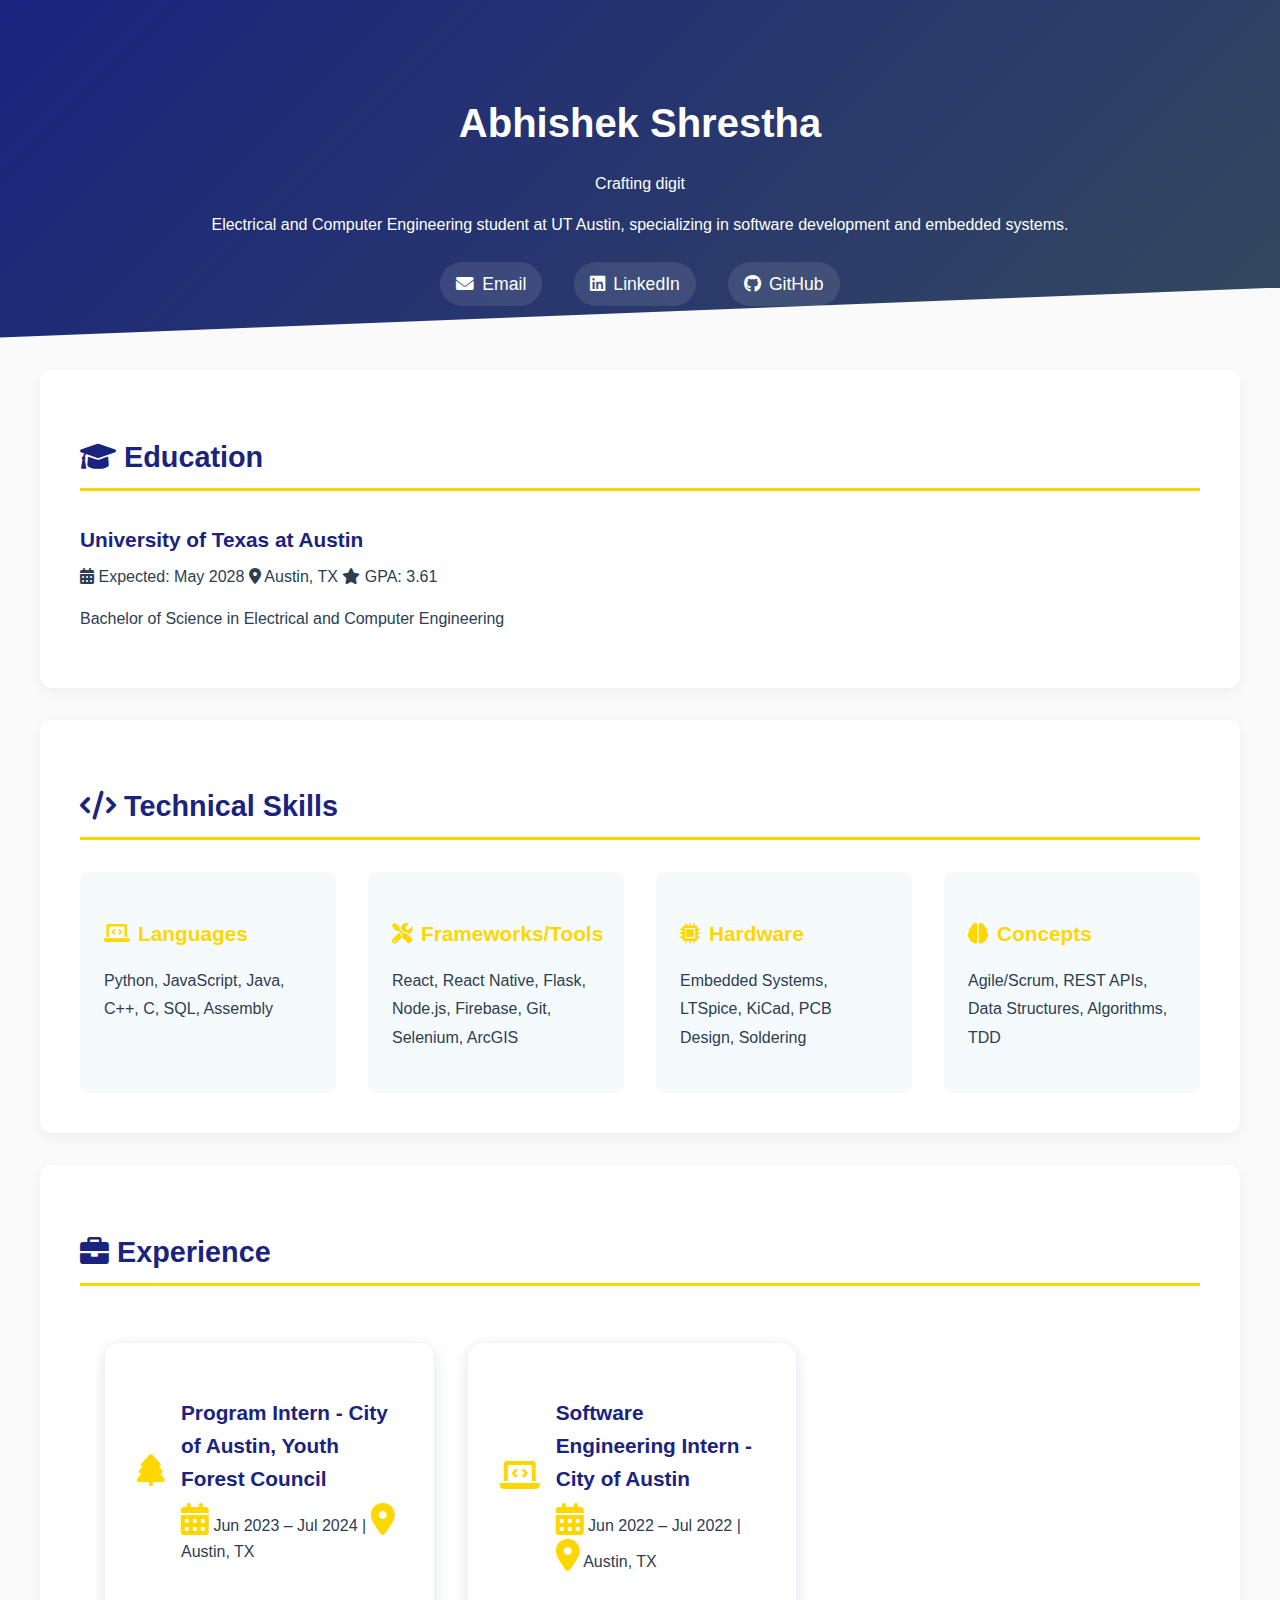
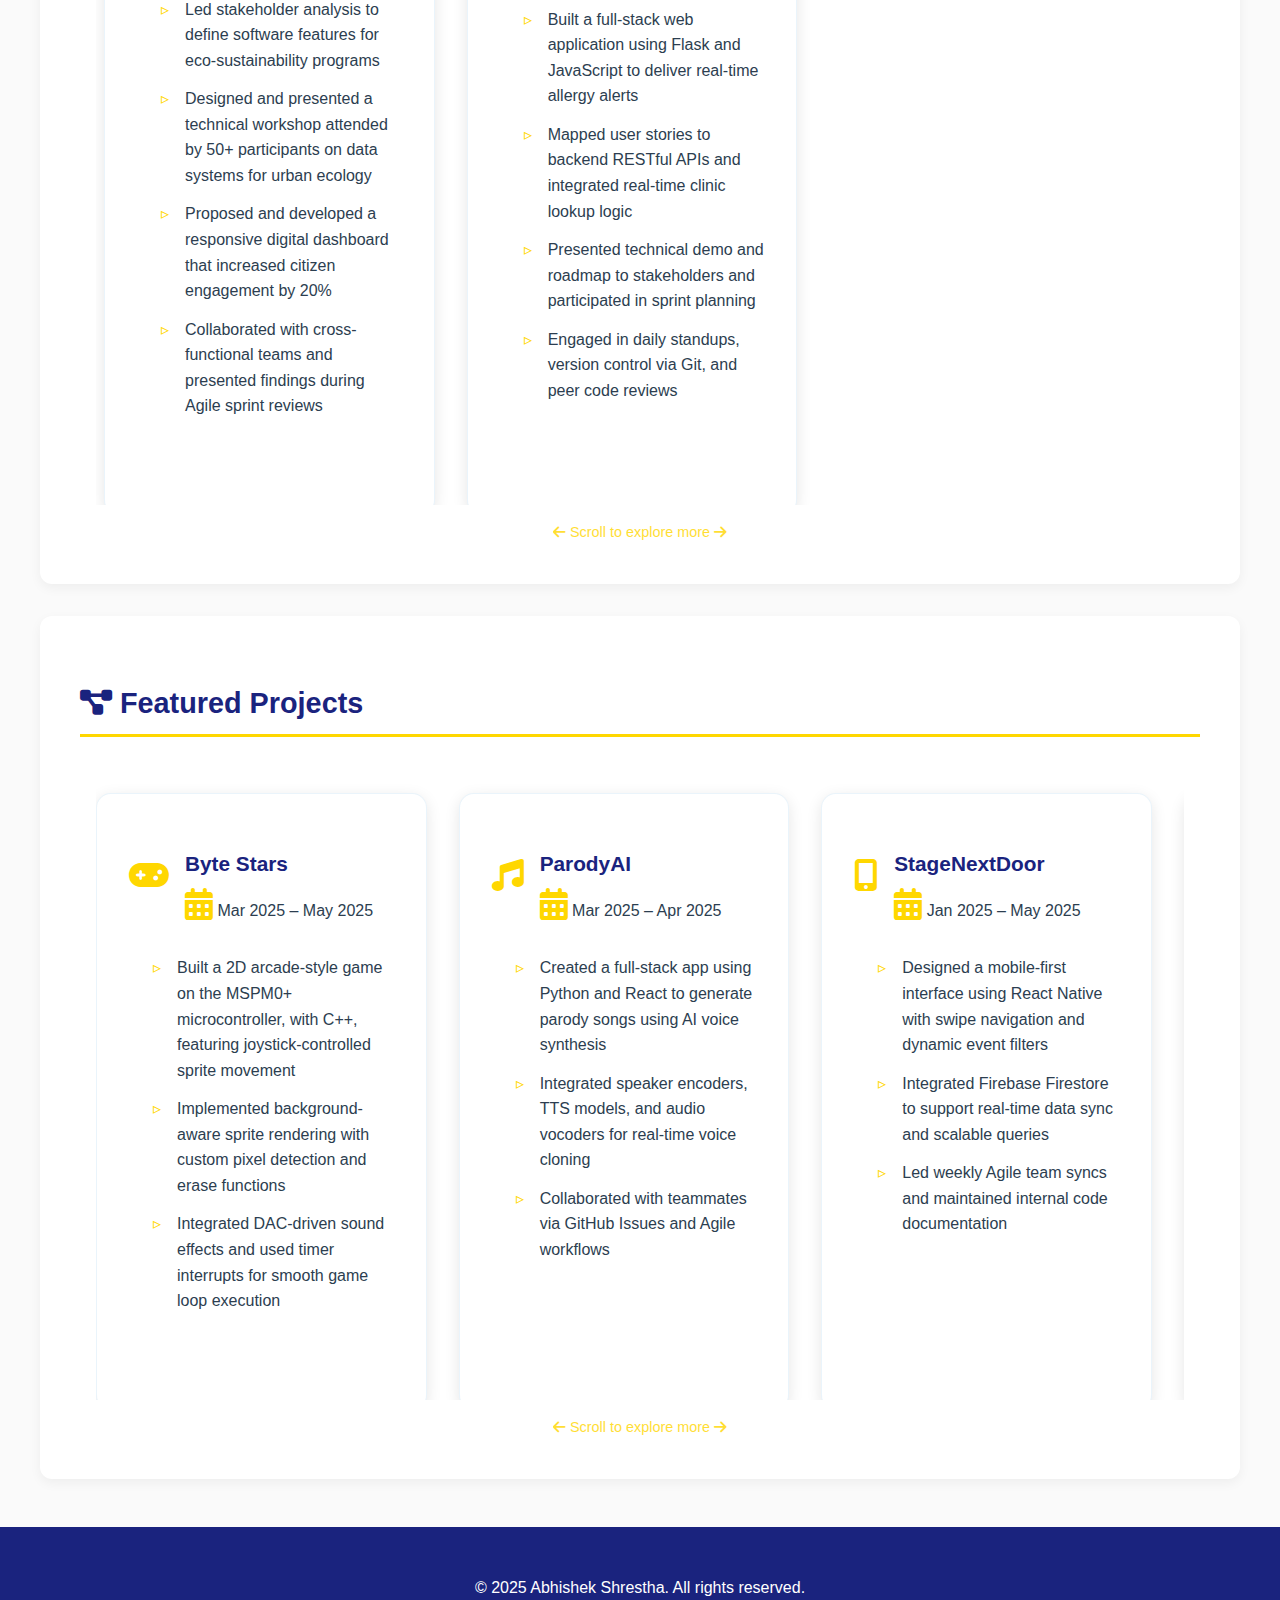
<file: index.html>
<!DOCTYPE html>
<html lang="en">
<head>
    <meta charset="UTF-8">
    <meta name="viewport" content="width=device-width, initial-scale=1">
    <meta name="description" content="Abhishek Shrestha - Electrical and Computer Engineering student at UT Austin, passionate about software development and embedded systems.">
    <title>Abhishek Shrestha - Software Engineer & ECE Student</title>
    <link rel="preconnect" href="https://fonts.googleapis.com">
    <link rel="preconnect" href="https://fonts.gstatic.com" crossorigin>
    <link href="https://fonts.googleapis.com/css2?family=Inter:wght@400;500;600&family=Poppins:wght@600;700&display=swap" rel="stylesheet">
    <link rel="stylesheet" href="https://cdnjs.cloudflare.com/ajax/libs/font-awesome/6.0.0/css/all.min.css">
    <link rel="stylesheet" href="styles.css">
</head>
<body>
    <header>
        <div class="container">
            <div class="hero">
                <div class="hero-content animate-in">
                    <h1>Abhishek Shrestha</h1>
                    <p class="tagline">Crafting digital experiences through code and creativity</p>
                    <p>Electrical and Computer Engineering student at UT Austin, specializing in software development and embedded systems.</p>
                    <div class="contact-info">
                        <a href="mailto:theshresthaabhishek@gmail.com" aria-label="Email me">
                            <i class="fas fa-envelope" aria-hidden="true"></i>
                            <span>Email</span>
                        </a>
                        <a href="https://www.linkedin.com/in/the-shrestha-abhishek/" target="_blank" rel="noopener noreferrer" aria-label="View my LinkedIn profile">
                            <i class="fab fa-linkedin" aria-hidden="true"></i>
                            <span>LinkedIn</span>
                        </a>
                        <a href="https://github.com/AbhishekS-06" target="_blank" rel="noopener noreferrer" aria-label="Check out my GitHub">
                            <i class="fab fa-github" aria-hidden="true"></i>
                            <span>GitHub</span>
                        </a>
                    </div>
                </div>
            </div>
        </div>
    </header>

    <main class="container">
        <section id="education" class="animate-in">
            <h2><i class="fas fa-graduation-cap" aria-hidden="true"></i> Education</h2>
            <div class="education-card">
                <h3>University of Texas at Austin</h3>
                <div class="date-location">
                    <i class="fas fa-calendar-alt" aria-hidden="true"></i>
                    <span>Expected: May 2028</span>
                    <i class="fas fa-map-marker-alt" aria-hidden="true"></i>
                    <span>Austin, TX</span>
                    <i class="fas fa-star" aria-hidden="true"></i>
                    <span>GPA: 3.61</span>
                </div>
                <p>Bachelor of Science in Electrical and Computer Engineering</p>
            </div>
        </section>

        <section id="skills" class="animate-in">
            <h2><i class="fas fa-code" aria-hidden="true"></i> Technical Skills</h2>
            <div class="skills-container">
                <div class="skill-category" tabindex="0">
                    <h3><i class="fas fa-laptop-code" aria-hidden="true"></i> Languages</h3>
                    <p>Python, JavaScript, Java, C++, C, SQL, Assembly</p>
                </div>
                <div class="skill-category" tabindex="0">
                    <h3><i class="fas fa-tools" aria-hidden="true"></i> Frameworks/Tools</h3>
                    <p>React, React Native, Flask, Node.js, Firebase, Git, Selenium, ArcGIS</p>
                </div>
                <div class="skill-category" tabindex="0">
                    <h3><i class="fas fa-microchip" aria-hidden="true"></i> Hardware</h3>
                    <p>Embedded Systems, LTSpice, KiCad, PCB Design, Soldering</p>
                </div>
                <div class="skill-category" tabindex="0">
                    <h3><i class="fas fa-brain" aria-hidden="true"></i> Concepts</h3>
                    <p>Agile/Scrum, REST APIs, Data Structures, Algorithms, TDD</p>
                </div>
            </div>
        </section>

        <section id="experience" class="animate-in">
            <h2><i class="fas fa-briefcase" aria-hidden="true"></i> Experience</h2>
            <div class="carousel-container" role="region" aria-label="Experience carousel">
                <div class="carousel" tabindex="0">
                    <div class="experience-item">
                        <div class="card-content">
                            <div class="card-header">
                                <i class="fas fa-tree"></i>
                                <div>
                                    <h3>Program Intern - City of Austin, Youth Forest Council</h3>
                                    <div class="date-location">
                                        <i class="fas fa-calendar-alt"></i> Jun 2023 – Jul 2024 |
                                        <i class="fas fa-map-marker-alt"></i> Austin, TX
                                    </div>
                                </div>
                            </div>
                            <ul>
                                <li>Led stakeholder analysis to define software features for eco-sustainability programs</li>
                                <li>Designed and presented a technical workshop attended by 50+ participants on data systems for urban ecology</li>
                                <li>Proposed and developed a responsive digital dashboard that increased citizen engagement by 20%</li>
                                <li>Collaborated with cross-functional teams and presented findings during Agile sprint reviews</li>
                            </ul>
                        </div>
                    </div>

                    <div class="experience-item">
                        <div class="card-content">
                            <div class="card-header">
                                <i class="fas fa-laptop-code"></i>
                                <div>
                                    <h3>Software Engineering Intern - City of Austin</h3>
                                    <div class="date-location">
                                        <i class="fas fa-calendar-alt"></i> Jun 2022 – Jul 2022 |
                                        <i class="fas fa-map-marker-alt"></i> Austin, TX
                                    </div>
                                </div>
                            </div>
                            <ul>
                                <li>Built a full-stack web application using Flask and JavaScript to deliver real-time allergy alerts</li>
                                <li>Mapped user stories to backend RESTful APIs and integrated real-time clinic lookup logic</li>
                                <li>Presented technical demo and roadmap to stakeholders and participated in sprint planning</li>
                                <li>Engaged in daily standups, version control via Git, and peer code reviews</li>
                            </ul>
                        </div>
                    </div>
                </div>
                <div class="scroll-hint" aria-hidden="true">
                    <i class="fas fa-arrow-left"></i> 
                    <span>Scroll to explore more</span>
                    <i class="fas fa-arrow-right"></i>
                </div>
            </div>
        </section>

        <section id="projects" class="animate-in">
            <h2><i class="fas fa-project-diagram" aria-hidden="true"></i> Featured Projects</h2>
            <div class="carousel-container" role="region" aria-label="Projects carousel">
                <div class="carousel" tabindex="0">
                    <div class="project-item">
                        <div class="card-content">
                            <div class="card-header">
                                <i class="fas fa-gamepad"></i>
                                <div>
                                    <h3>Byte Stars</h3>
                                    <div class="date-location">
                                        <i class="fas fa-calendar-alt"></i> Mar 2025 – May 2025
                                    </div>
                                </div>
                            </div>
                            <ul>
                                <li>Built a 2D arcade-style game on the MSPM0+ microcontroller, with C++, featuring joystick-controlled sprite movement</li>
                                <li>Implemented background-aware sprite rendering with custom pixel detection and erase functions</li>
                                <li>Integrated DAC-driven sound effects and used timer interrupts for smooth game loop execution</li>
                            </ul>
                        </div>
                    </div>

                    <div class="project-item">
                        <div class="card-content">
                            <div class="card-header">
                                <i class="fas fa-music"></i>
                                <div>
                                    <h3>ParodyAI</h3>
                                    <div class="date-location">
                                        <i class="fas fa-calendar-alt"></i> Mar 2025 – Apr 2025
                                    </div>
                                </div>
                            </div>
                            <ul>
                                <li>Created a full-stack app using Python and React to generate parody songs using AI voice synthesis</li>
                                <li>Integrated speaker encoders, TTS models, and audio vocoders for real-time voice cloning</li>
                                <li>Collaborated with teammates via GitHub Issues and Agile workflows</li>
                            </ul>
                        </div>
                    </div>

                    <div class="project-item">
                        <div class="card-content">
                            <div class="card-header">
                                <i class="fas fa-mobile-alt"></i>
                                <div>
                                    <h3>StageNextDoor</h3>
                                    <div class="date-location">
                                        <i class="fas fa-calendar-alt"></i> Jan 2025 – May 2025
                                    </div>
                                </div>
                            </div>
                            <ul>
                                <li>Designed a mobile-first interface using React Native with swipe navigation and dynamic event filters</li>
                                <li>Integrated Firebase Firestore to support real-time data sync and scalable queries</li>
                                <li>Led weekly Agile team syncs and maintained internal code documentation</li>
                            </ul>
                        </div>
                    </div>

                    <div class="project-item">
                        <div class="card-content">
                            <div class="card-header">
                                <i class="fas fa-map"></i>
                                <div>
                                    <h3>Nepali National Parks StoryMap</h3>
                                    <div class="date-location">
                                        <i class="fas fa-calendar-alt"></i> Oct 2023 – Jan 2024
                                    </div>
                                </div>
                            </div>
                            <ul>
                                <li>Researched and compiled data on Nepali National Parks</li>
                                <li>Used ArcGIS to develop a multi-layered StoryMap with annotated visuals and spatial narratives</li>
                                <li>Presented GIS analysis and mapping techniques to a cohort of interns</li>
                            </ul>
                        </div>
                    </div>

                    <div class="project-item">
                        <div class="card-content">
                            <div class="card-header">
                                <i class="fas fa-robot"></i>
                                <div>
                                    <h3>Trivia Solver Bot</h3>
                                    <div class="date-location">
                                        <i class="fas fa-calendar-alt"></i> Jan 2023 – Mar 2023
                                    </div>
                                </div>
                            </div>
                            <ul>
                                <li>Developed a Selenium-based Java bot to scrape and auto-solve trivia questions</li>
                                <li>Used Python string-matching algorithms to improve answer accuracy</li>
                            </ul>
                        </div>
                    </div>
                </div>
                <div class="scroll-hint" aria-hidden="true">
                    <i class="fas fa-arrow-left"></i>
                    <span>Scroll to explore more</span>
                    <i class="fas fa-arrow-right"></i>
                </div>
            </div>
        </section>
    </main>

    <footer>
        <div class="container">
            <p>&copy; 2025 Abhishek Shrestha. All rights reserved.</p>
        </div>
    </footer>

    <script src="script.js"></script>
</body>
</html>
</file>
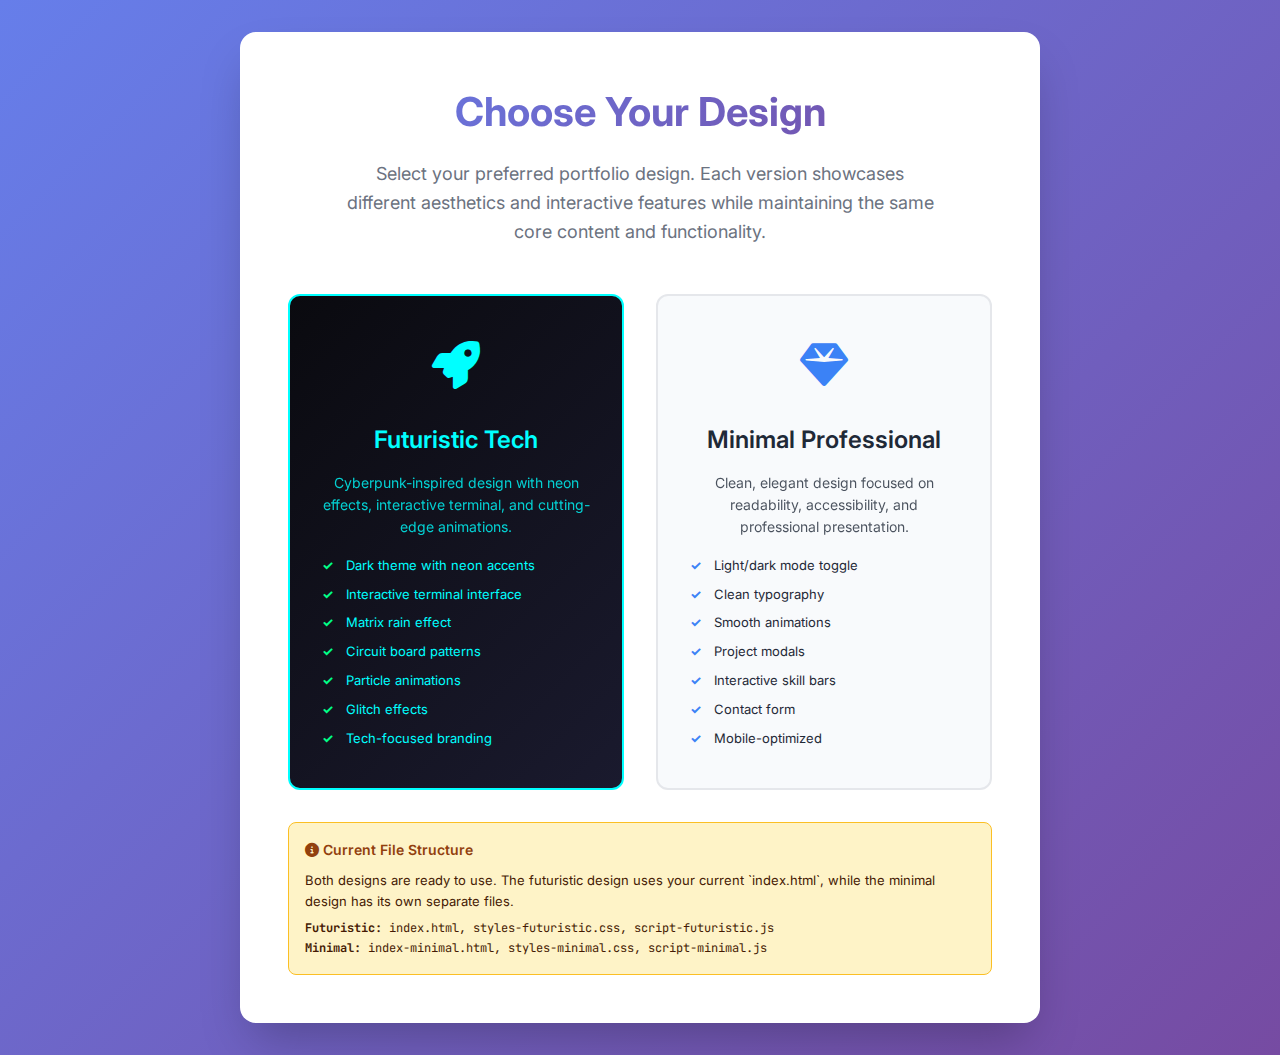
<file: design-selector.html>
<!DOCTYPE html>
<html lang="en">
<head>
    <meta charset="UTF-8">
    <meta name="viewport" content="width=device-width, initial-scale=1">
    <title>Abhishek Shrestha - Portfolio Design Selector</title>
    <style>
        * {
            margin: 0;
            padding: 0;
            box-sizing: border-box;
        }

        body {
            font-family: 'Inter', -apple-system, BlinkMacSystemFont, 'Segoe UI', sans-serif;
            line-height: 1.6;
            color: #1f2937;
            background: linear-gradient(135deg, #667eea 0%, #764ba2 100%);
            min-height: 100vh;
            display: flex;
            align-items: center;
            justify-content: center;
            padding: 2rem;
        }

        .selector-container {
            background: white;
            border-radius: 1rem;
            box-shadow: 0 25px 50px -12px rgba(0, 0, 0, 0.25);
            padding: 3rem;
            max-width: 800px;
            width: 100%;
            text-align: center;
        }

        .selector-header {
            margin-bottom: 3rem;
        }

        .selector-header h1 {
            font-size: 2.5rem;
            font-weight: 700;
            margin-bottom: 1rem;
            background: linear-gradient(135deg, #667eea, #764ba2);
            -webkit-background-clip: text;
            -webkit-text-fill-color: transparent;
            background-clip: text;
        }

        .selector-header p {
            font-size: 1.125rem;
            color: #6b7280;
            max-width: 600px;
            margin: 0 auto;
        }

        .design-options {
            display: grid;
            grid-template-columns: 1fr 1fr;
            gap: 2rem;
            margin-bottom: 2rem;
        }

        .design-card {
            background: #f8fafc;
            border: 2px solid #e5e7eb;
            border-radius: 0.75rem;
            padding: 2rem;
            cursor: pointer;
            transition: all 0.3s cubic-bezier(0.4, 0, 0.2, 1);
            text-decoration: none;
            color: inherit;
        }

        .design-card:hover {
            transform: translateY(-4px);
            box-shadow: 0 20px 25px -5px rgba(0, 0, 0, 0.1);
            border-color: #3b82f6;
        }

        .design-card.futuristic {
            background: linear-gradient(135deg, #0a0a0f 0%, #1a1a2e 100%);
            color: #00ffff;
            border-color: #00ffff;
        }

        .design-card.futuristic:hover {
            border-color: #00ff88;
            box-shadow: 0 20px 25px -5px rgba(0, 255, 255, 0.3);
        }

        .design-icon {
            font-size: 3rem;
            margin-bottom: 1rem;
        }

        .design-card.futuristic .design-icon {
            color: #00ffff;
        }

        .design-card.minimal .design-icon {
            color: #3b82f6;
        }

        .design-title {
            font-size: 1.5rem;
            font-weight: 600;
            margin-bottom: 0.75rem;
        }

        .design-description {
            font-size: 0.875rem;
            opacity: 0.8;
            margin-bottom: 1rem;
        }

        .design-features {
            list-style: none;
            text-align: left;
        }

        .design-features li {
            position: relative;
            padding-left: 1.5rem;
            margin-bottom: 0.5rem;
            font-size: 0.8125rem;
        }

        .design-features li::before {
            content: '✓';
            position: absolute;
            left: 0;
            font-weight: bold;
        }

        .design-card.futuristic .design-features li::before {
            color: #00ff88;
        }

        .design-card.minimal .design-features li::before {
            color: #3b82f6;
        }

        .current-files {
            background: #fef3c7;
            border: 1px solid #fbbf24;
            border-radius: 0.5rem;
            padding: 1rem;
            margin-top: 2rem;
            text-align: left;
        }

        .current-files h3 {
            color: #92400e;
            margin-bottom: 0.5rem;
            font-size: 0.875rem;
            font-weight: 600;
        }

        .current-files p {
            color: #451a03;
            font-size: 0.8125rem;
            margin: 0;
        }

        .file-list {
            font-family: 'JetBrains Mono', monospace;
            font-size: 0.75rem;
            color: #451a03;
            margin-top: 0.5rem;
        }

        @media (max-width: 768px) {
            .selector-container {
                padding: 2rem;
            }

            .selector-header h1 {
                font-size: 2rem;
            }

            .design-options {
                grid-template-columns: 1fr;
                gap: 1.5rem;
            }

            .design-card {
                padding: 1.5rem;
            }
        }
    </style>
    <link rel="preconnect" href="https://fonts.googleapis.com">
    <link rel="preconnect" href="https://fonts.gstatic.com" crossorigin>
    <link href="https://fonts.googleapis.com/css2?family=Inter:wght@300;400;500;600;700&family=JetBrains+Mono:wght@300;400;500&display=swap" rel="stylesheet">
    <link rel="stylesheet" href="https://cdnjs.cloudflare.com/ajax/libs/font-awesome/6.4.0/css/all.min.css">
</head>
<body>
    <div class="selector-container">
        <div class="selector-header">
            <h1>Choose Your Design</h1>
            <p>Select your preferred portfolio design. Each version showcases different aesthetics and interactive features while maintaining the same core content and functionality.</p>
        </div>

        <div class="design-options">
            <a href="index.html" class="design-card futuristic">
                <div class="design-icon">
                    <i class="fas fa-rocket"></i>
                </div>
                <h2 class="design-title">Futuristic Tech</h2>
                <p class="design-description">Cyberpunk-inspired design with neon effects, interactive terminal, and cutting-edge animations.</p>
                <ul class="design-features">
                    <li>Dark theme with neon accents</li>
                    <li>Interactive terminal interface</li>
                    <li>Matrix rain effect</li>
                    <li>Circuit board patterns</li>
                    <li>Particle animations</li>
                    <li>Glitch effects</li>
                    <li>Tech-focused branding</li>
                </ul>
            </a>

            <a href="index-minimal.html" class="design-card minimal">
                <div class="design-icon">
                    <i class="fas fa-gem"></i>
                </div>
                <h2 class="design-title">Minimal Professional</h2>
                <p class="design-description">Clean, elegant design focused on readability, accessibility, and professional presentation.</p>
                <ul class="design-features">
                    <li>Light/dark mode toggle</li>
                    <li>Clean typography</li>
                    <li>Smooth animations</li>
                    <li>Project modals</li>
                    <li>Interactive skill bars</li>
                    <li>Contact form</li>
                    <li>Mobile-optimized</li>
                </ul>
            </a>
        </div>

        <div class="current-files">
            <h3><i class="fas fa-info-circle"></i> Current File Structure</h3>
            <p>Both designs are ready to use. The futuristic design uses your current `index.html`, while the minimal design has its own separate files.</p>
            <div class="file-list">
                <strong>Futuristic:</strong> index.html, styles-futuristic.css, script-futuristic.js<br>
                <strong>Minimal:</strong> index-minimal.html, styles-minimal.css, script-minimal.js
            </div>
        </div>
    </div>
</body>
</html>
</file>
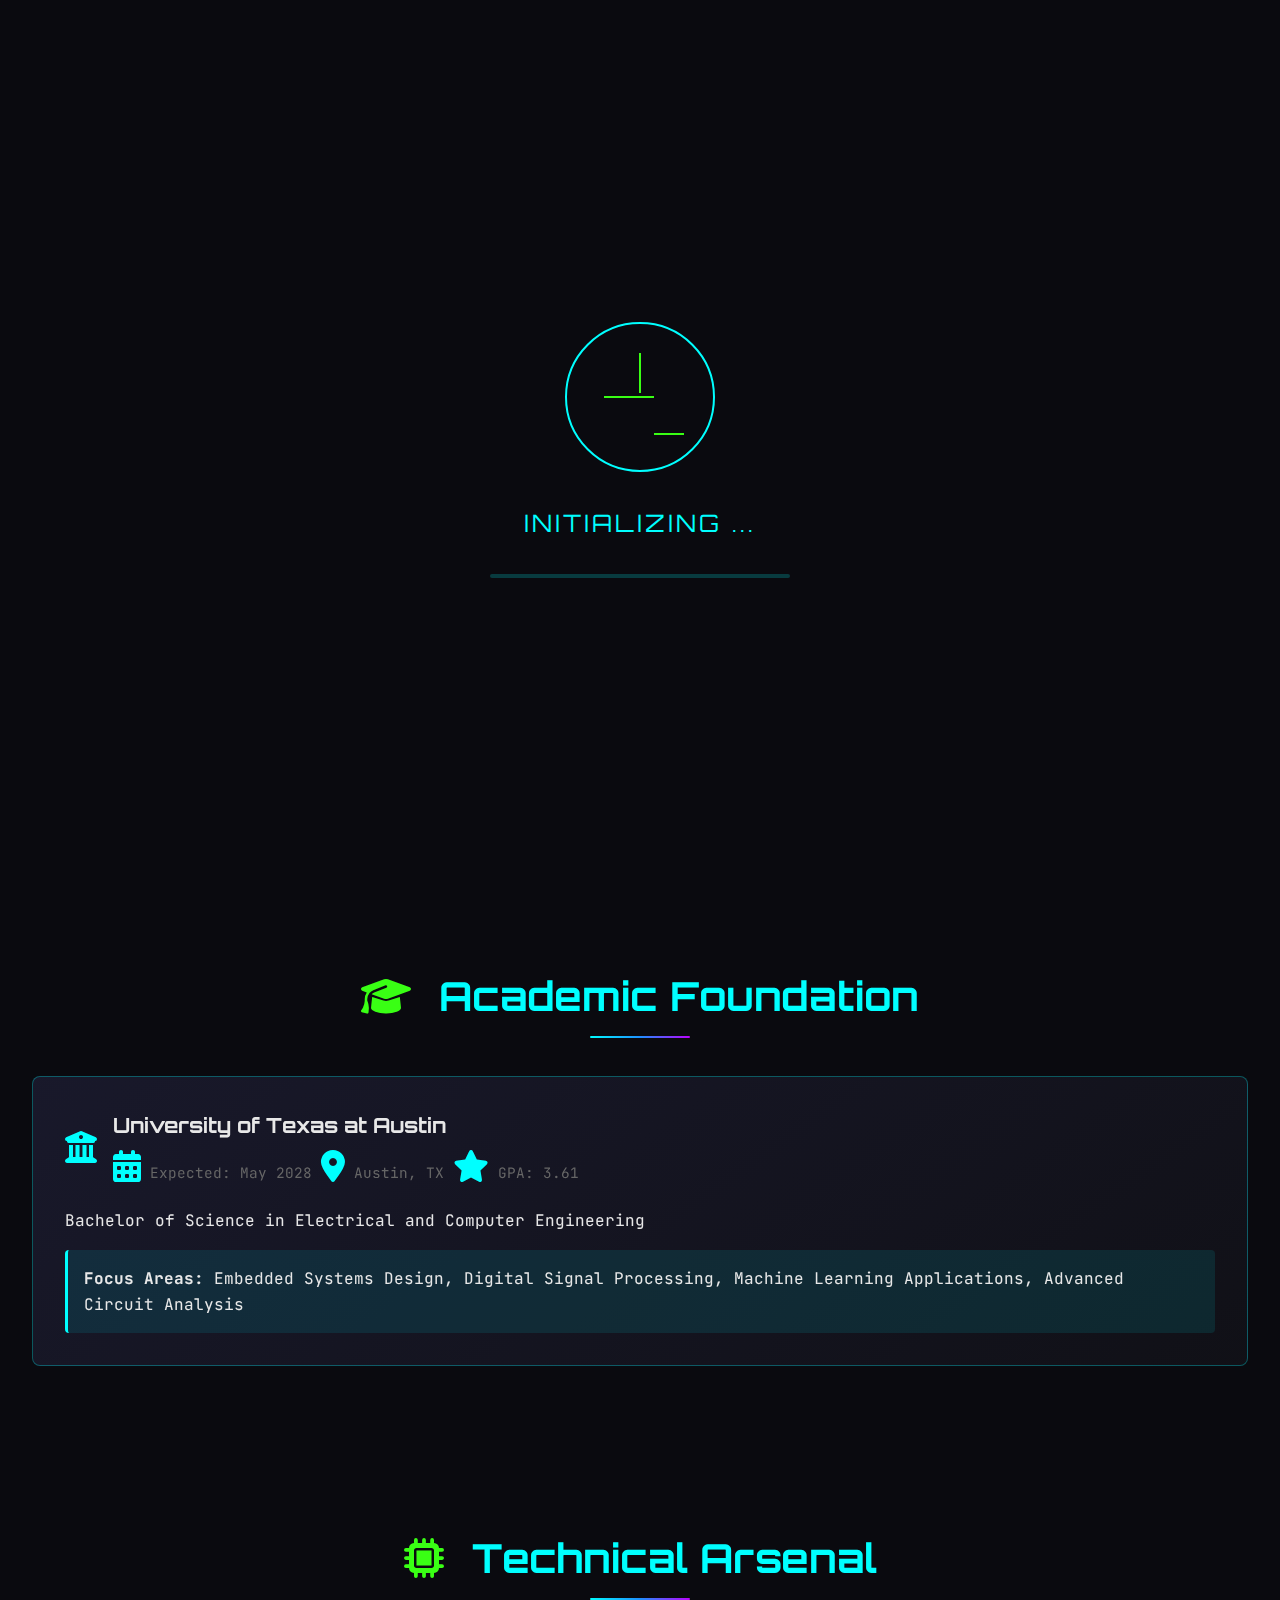
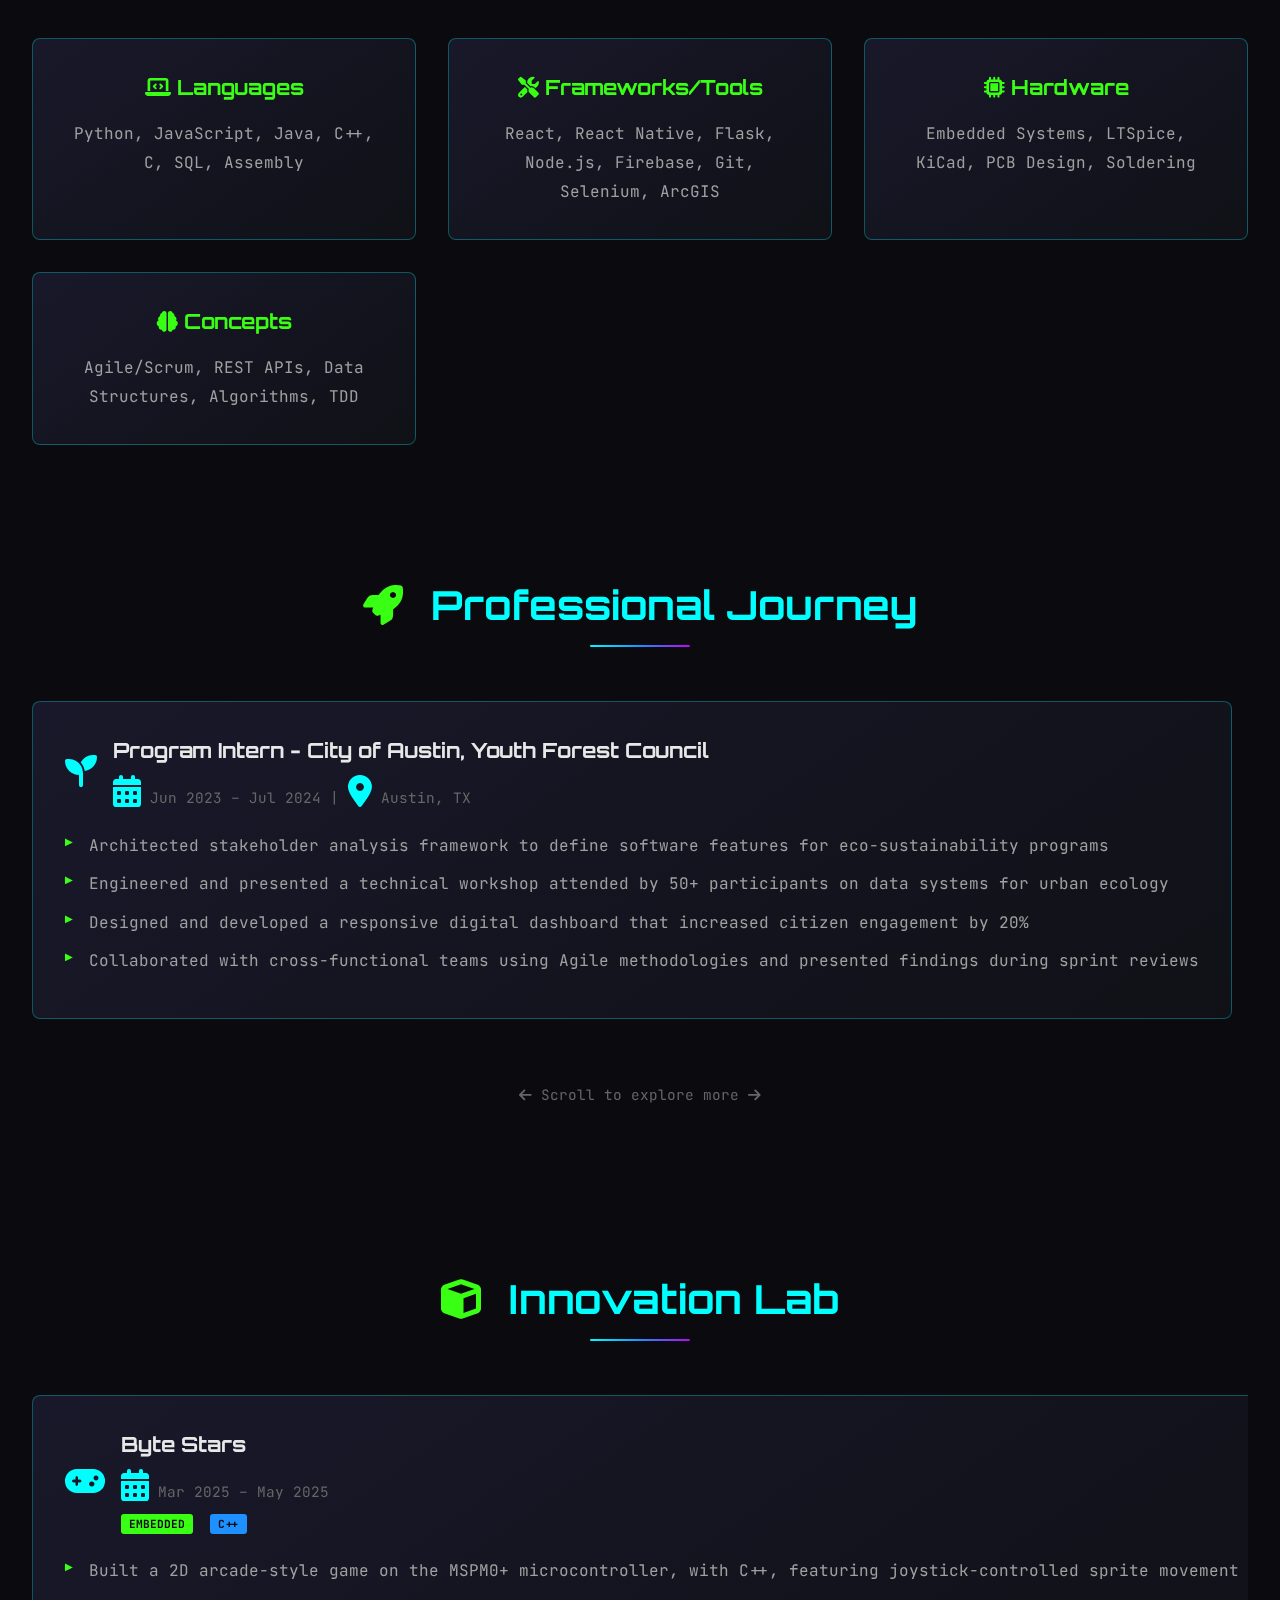
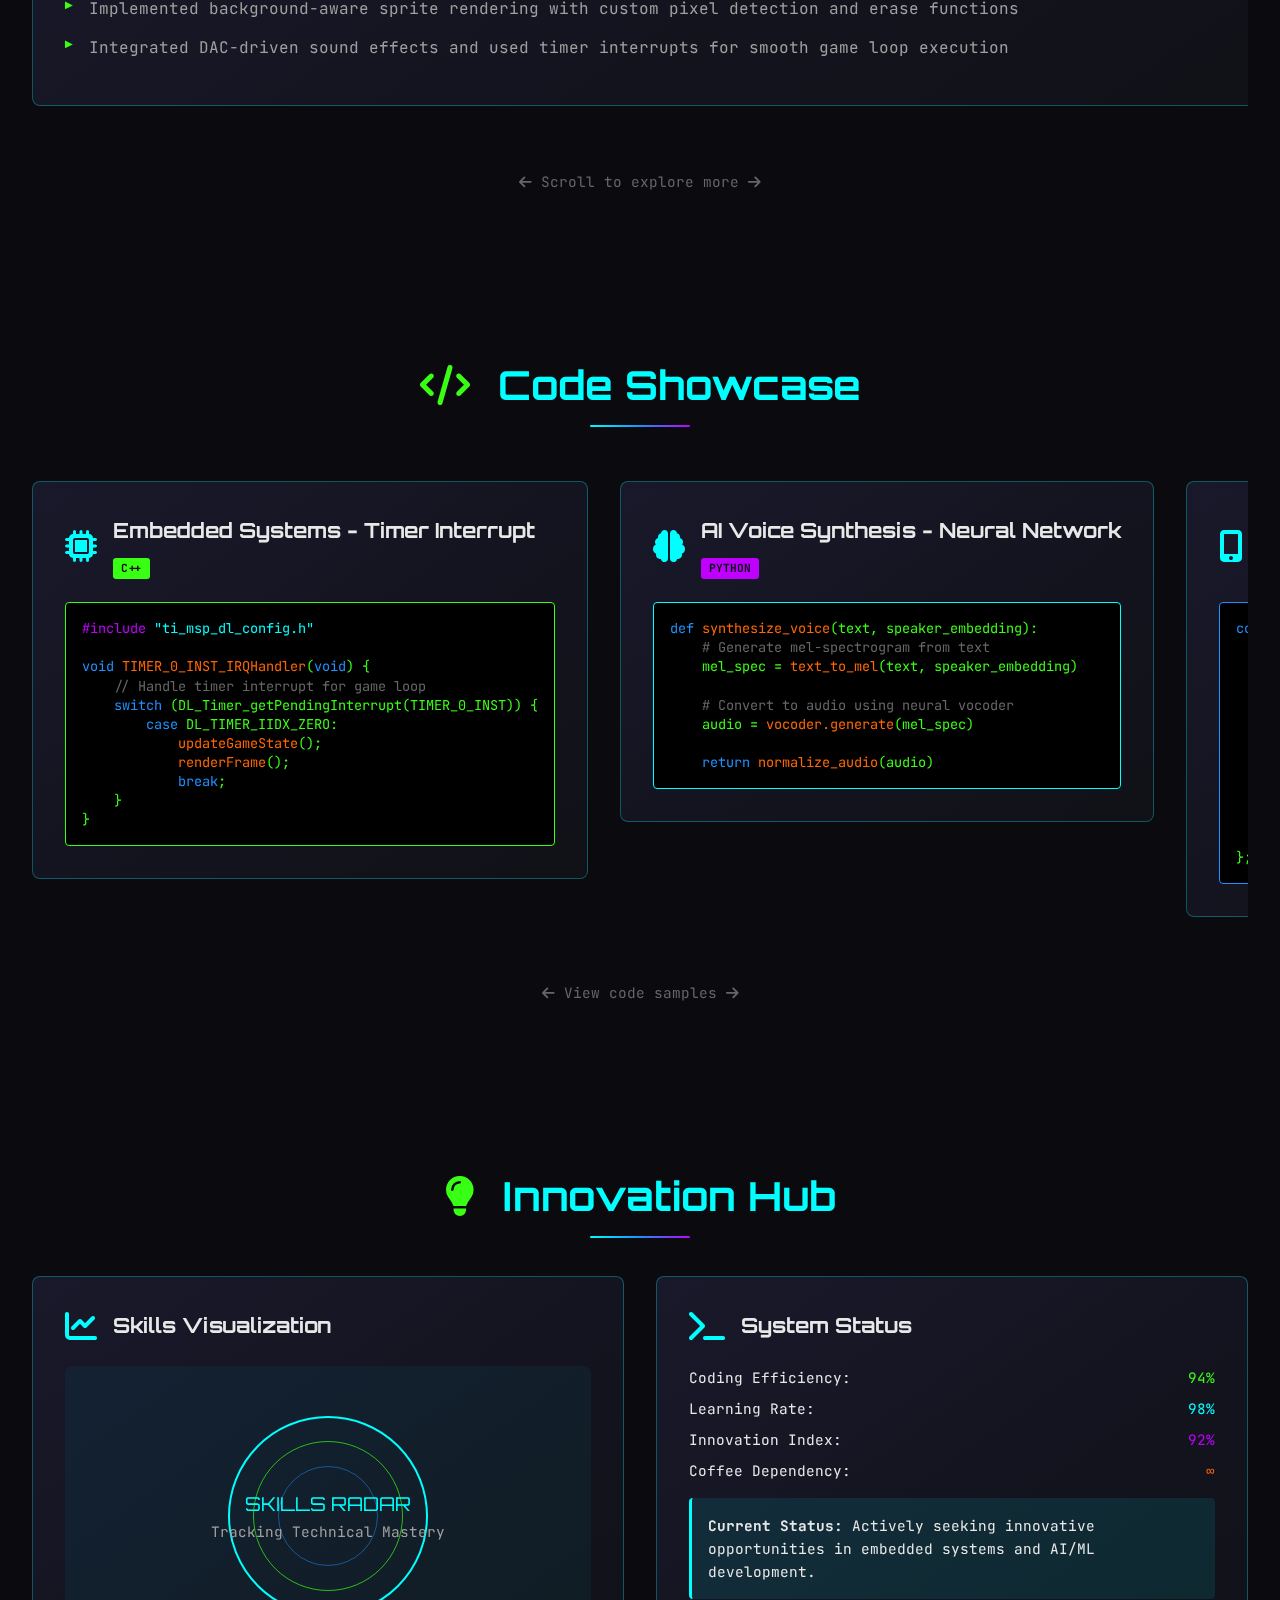
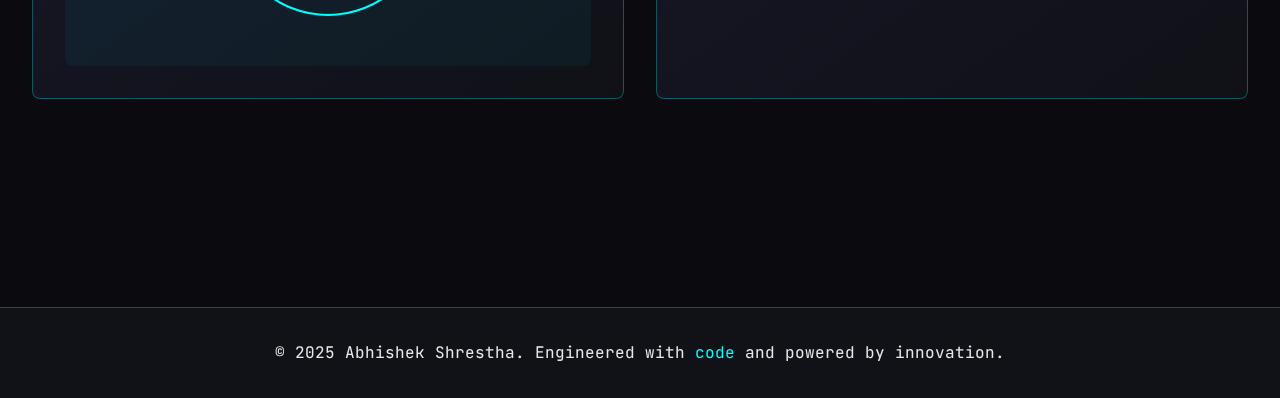
<file: index-futuristic-backup.html>
<!DOCTYPE html>
<html lang="en">
<head>
    <meta charset="UTF-8">
    <meta name="viewport" content="width=device-width, initial-scale=1">
    <meta name="description" content="Abhishek Shrestha - Futuristic Electrical and Computer Engineering student at UT Austin, passionate about cutting-edge technology, embedded systems, and AI-driven software solutions.">
    <title>Abhishek Shrestha - Future-Tech Engineer & Innovation Architect</title>
    <link rel="preconnect" href="https://fonts.googleapis.com">
    <link rel="preconnect" href="https://fonts.gstatic.com" crossorigin>
    <link href="https://fonts.googleapis.com/css2?family=JetBrains+Mono:wght@300;400;500;600;700&family=Orbitron:wght@400;500;600;700;800;900&display=swap" rel="stylesheet">
    <link rel="stylesheet" href="https://cdnjs.cloudflare.com/ajax/libs/font-awesome/6.4.0/css/all.min.css">
    <link rel="stylesheet" href="styles-futuristic.css">
    <meta name="theme-color" content="#0a0a0f">
</head>
<body>
    <!-- Loading Screen -->
    <div id="loading-screen">
        <div class="loading-container">
            <div class="loading-circuit">
                <div class="circuit-line"></div>
                <div class="circuit-line"></div>
                <div class="circuit-line"></div>
            </div>
            <div class="loading-text">
                <span>INITIALIZING</span>
                <span class="loading-dots">...</span>
            </div>
            <div class="loading-progress">
                <div class="loading-bar"></div>
            </div>
        </div>
    </div>

    <header>
        <div class="container">
            <div class="hero">
                <div class="hero-content animate-in">
                    <h1 class="glitch" data-text="Abhishek Shrestha">Abhishek Shrestha</h1>
                    <p class="tagline">Crafting digital experiences through code and creativity</p>
                    <p>Electrical and Computer Engineering student at UT Austin, architecting the future through cutting-edge embedded systems, AI-driven applications, and innovative software solutions.</p>
                    <div class="contact-info">
                        <a href="mailto:theshresthaabhishek@gmail.com" aria-label="Email me">
                            <i class="fas fa-envelope" aria-hidden="true"></i>
                            <span>Neural Link</span>
                        </a>
                        <a href="https://www.linkedin.com/in/the-shrestha-abhishek/" target="_blank" rel="noopener noreferrer" aria-label="View my LinkedIn profile">
                            <i class="fab fa-linkedin" aria-hidden="true"></i>
                            <span>Professional Matrix</span>
                        </a>
                        <a href="https://github.com/AbhishekS-06" target="_blank" rel="noopener noreferrer" aria-label="Check out my GitHub">
                            <i class="fab fa-github" aria-hidden="true"></i>
                            <span>Code Repository</span>
                        </a>
                    </div>
                </div>
            </div>
        </div>
    </header>

    <main class="container">        <section id="education" class="animate-in">
            <h2><i class="fas fa-graduation-cap" aria-hidden="true"></i> Academic Foundation</h2>
            <div class="card education-card">
                <div class="card-header">
                    <i class="fas fa-university"></i>
                    <div>
                        <h3>University of Texas at Austin</h3>
                        <div class="date-location">
                            <i class="fas fa-calendar-alt" aria-hidden="true"></i>
                            <span>Expected: May 2028</span>
                            <i class="fas fa-map-marker-alt" aria-hidden="true"></i>
                            <span>Austin, TX</span>
                            <i class="fas fa-star" aria-hidden="true"></i>
                            <span>GPA: 3.61</span>
                        </div>
                    </div>
                </div>
                <p>Bachelor of Science in Electrical and Computer Engineering</p>
                <div style="margin-top: 1rem; padding: 1rem; background: rgba(0, 255, 255, 0.1); border-radius: 4px; border-left: 3px solid var(--neon-cyan);">
                    <strong>Focus Areas:</strong> Embedded Systems Design, Digital Signal Processing, Machine Learning Applications, Advanced Circuit Analysis
                </div>
            </div>
        </section>        <section id="skills" class="animate-in">
            <h2><i class="fas fa-microchip" aria-hidden="true"></i> Technical Arsenal</h2>
            <div class="skills-container">
                <div class="skill-category" tabindex="0">
                    <h3><i class="fas fa-laptop-code" aria-hidden="true"></i> Languages</h3>
                    <p>Python, JavaScript, Java, C++, C, SQL, Assembly</p>
                </div>
                <div class="skill-category" tabindex="0">
                    <h3><i class="fas fa-tools" aria-hidden="true"></i> Frameworks/Tools</h3>
                    <p>React, React Native, Flask, Node.js, Firebase, Git, Selenium, ArcGIS</p>
                </div>
                <div class="skill-category" tabindex="0">
                    <h3><i class="fas fa-microchip" aria-hidden="true"></i> Hardware</h3>
                    <p>Embedded Systems, LTSpice, KiCad, PCB Design, Soldering</p>
                </div>
                <div class="skill-category" tabindex="0">
                    <h3><i class="fas fa-brain" aria-hidden="true"></i> Concepts</h3>
                    <p>Agile/Scrum, REST APIs, Data Structures, Algorithms, TDD</p>
                </div>
            </div>
        </section>        <section id="experience" class="animate-in">
            <h2><i class="fas fa-rocket" aria-hidden="true"></i> Professional Journey</h2>
            <div class="carousel-container" role="region" aria-label="Experience carousel">
                <div class="carousel" tabindex="0">
                    <div class="experience-item">
                        <div class="card">
                            <div class="card-header">
                                <i class="fas fa-seedling"></i>
                                <div>
                                    <h3>Program Intern - City of Austin, Youth Forest Council</h3>
                                    <div class="date-location">
                                        <i class="fas fa-calendar-alt"></i> Jun 2023 – Jul 2024 |
                                        <i class="fas fa-map-marker-alt"></i> Austin, TX
                                    </div>
                                </div>
                            </div>
                            <ul>
                                <li>Architected stakeholder analysis framework to define software features for eco-sustainability programs</li>
                                <li>Engineered and presented a technical workshop attended by 50+ participants on data systems for urban ecology</li>
                                <li>Designed and developed a responsive digital dashboard that increased citizen engagement by 20%</li>
                                <li>Collaborated with cross-functional teams using Agile methodologies and presented findings during sprint reviews</li>
                            </ul>
                        </div>
                    </div>

                    <div class="experience-item">
                        <div class="card">
                            <div class="card-header">
                                <i class="fas fa-code"></i>
                                <div>
                                    <h3>Software Engineering Intern - City of Austin</h3>
                                    <div class="date-location">
                                        <i class="fas fa-calendar-alt"></i> Jun 2022 – Jul 2022 |
                                        <i class="fas fa-map-marker-alt"></i> Austin, TX
                                    </div>
                                </div>
                            </div>
                            <ul>
                                <li>Built a full-stack web application using Flask and JavaScript to deliver real-time allergy alerts</li>
                                <li>Mapped user stories to backend RESTful APIs and integrated real-time clinic lookup logic</li>
                                <li>Presented technical demo and roadmap to stakeholders and participated in sprint planning</li>
                                <li>Engaged in daily standups, version control via Git, and conducted peer code reviews</li>
                            </ul>
                        </div>
                    </div>
                </div>
                <div class="scroll-hint" aria-hidden="true">
                    <i class="fas fa-arrow-left"></i> 
                    <span>Scroll to explore more</span>
                    <i class="fas fa-arrow-right"></i>
                </div>
            </div>
        </section>        <section id="projects" class="animate-in">
            <h2><i class="fas fa-cube" aria-hidden="true"></i> Innovation Lab</h2>
            <div class="carousel-container" role="region" aria-label="Projects carousel">
                <div class="carousel" tabindex="0">
                    <div class="project-item">
                        <div class="card">
                            <div class="card-header">
                                <i class="fas fa-gamepad"></i>
                                <div>
                                    <h3>Byte Stars</h3>
                                    <div class="date-location">
                                        <i class="fas fa-calendar-alt"></i> Mar 2025 – May 2025
                                        <div style="margin-top: 0.5rem;">
                                            <span style="background: var(--neon-green); color: var(--bg-primary); padding: 0.2rem 0.5rem; border-radius: 3px; font-size: 0.7rem; font-weight: bold;">EMBEDDED</span>
                                            <span style="background: var(--neon-blue); color: var(--bg-primary); padding: 0.2rem 0.5rem; border-radius: 3px; font-size: 0.7rem; font-weight: bold; margin-left: 0.5rem;">C++</span>
                                        </div>
                                    </div>
                                </div>
                            </div>
                            <ul>
                                <li>Built a 2D arcade-style game on the MSPM0+ microcontroller, with C++, featuring joystick-controlled sprite movement</li>
                                <li>Implemented background-aware sprite rendering with custom pixel detection and erase functions</li>
                                <li>Integrated DAC-driven sound effects and used timer interrupts for smooth game loop execution</li>
                            </ul>
                        </div>
                    </div>

                    <div class="project-item">
                        <div class="card">
                            <div class="card-header">
                                <i class="fas fa-microphone"></i>
                                <div>
                                    <h3>ParodyAI</h3>
                                    <div class="date-location">
                                        <i class="fas fa-calendar-alt"></i> Mar 2025 – Apr 2025
                                        <div style="margin-top: 0.5rem;">
                                            <span style="background: var(--neon-purple); color: var(--bg-primary); padding: 0.2rem 0.5rem; border-radius: 3px; font-size: 0.7rem; font-weight: bold;">AI/ML</span>
                                            <span style="background: var(--neon-orange); color: var(--bg-primary); padding: 0.2rem 0.5rem; border-radius: 3px; font-size: 0.7rem; font-weight: bold; margin-left: 0.5rem;">FULL-STACK</span>
                                        </div>
                                    </div>
                                </div>
                            </div>
                            <ul>
                                <li>Created a full-stack app using Python and React to generate parody songs using AI voice synthesis</li>
                                <li>Integrated speaker encoders, TTS models, and audio vocoders for real-time voice cloning</li>
                                <li>Collaborated with teammates via GitHub Issues and Agile workflows</li>
                            </ul>
                        </div>
                    </div>

                    <div class="project-item">
                        <div class="card">
                            <div class="card-header">
                                <i class="fas fa-mobile-alt"></i>
                                <div>
                                    <h3>StageNextDoor</h3>
                                    <div class="date-location">
                                        <i class="fas fa-calendar-alt"></i> Jan 2025 – May 2025
                                        <div style="margin-top: 0.5rem;">
                                            <span style="background: var(--neon-cyan); color: var(--bg-primary); padding: 0.2rem 0.5rem; border-radius: 3px; font-size: 0.7rem; font-weight: bold;">MOBILE</span>
                                            <span style="background: var(--accent-gold); color: var(--bg-primary); padding: 0.2rem 0.5rem; border-radius: 3px; font-size: 0.7rem; font-weight: bold; margin-left: 0.5rem;">REACT NATIVE</span>
                                        </div>
                                    </div>
                                </div>
                            </div>
                            <ul>
                                <li>Designed a mobile-first interface using React Native with swipe navigation and dynamic event filters</li>
                                <li>Integrated Firebase Firestore to support real-time data sync and scalable queries</li>
                                <li>Led weekly Agile team syncs and maintained internal code documentation</li>
                            </ul>
                        </div>
                    </div>

                    <div class="project-item">
                        <div class="card">
                            <div class="card-header">
                                <i class="fas fa-globe"></i>
                                <div>
                                    <h3>Nepali National Parks StoryMap</h3>
                                    <div class="date-location">
                                        <i class="fas fa-calendar-alt"></i> Oct 2023 – Jan 2024
                                        <div style="margin-top: 0.5rem;">
                                            <span style="background: var(--neon-green); color: var(--bg-primary); padding: 0.2rem 0.5rem; border-radius: 3px; font-size: 0.7rem; font-weight: bold;">GIS</span>
                                            <span style="background: var(--neon-blue); color: var(--bg-primary); padding: 0.2rem 0.5rem; border-radius: 3px; font-size: 0.7rem; font-weight: bold; margin-left: 0.5rem;">ARCGIS</span>
                                        </div>
                                    </div>
                                </div>
                            </div>
                            <ul>
                                <li>Researched and compiled data on Nepali National Parks</li>
                                <li>Used ArcGIS to develop a multi-layered StoryMap with annotated visuals and spatial narratives</li>
                                <li>Presented GIS analysis and mapping techniques to a cohort of interns</li>
                            </ul>
                        </div>
                    </div>

                    <div class="project-item">
                        <div class="card">
                            <div class="card-header">
                                <i class="fas fa-robot"></i>
                                <div>
                                    <h3>Trivia Solver Bot</h3>
                                    <div class="date-location">
                                        <i class="fas fa-calendar-alt"></i> Jan 2023 – Mar 2023
                                        <div style="margin-top: 0.5rem;">
                                            <span style="background: var(--neon-orange); color: var(--bg-primary); padding: 0.2rem 0.5rem; border-radius: 3px; font-size: 0.7rem; font-weight: bold;">AUTOMATION</span>
                                            <span style="background: var(--neon-purple); color: var(--bg-primary); padding: 0.2rem 0.5rem; border-radius: 3px; font-size: 0.7rem; font-weight: bold; margin-left: 0.5rem;">JAVA</span>
                                        </div>
                                    </div>
                                </div>
                            </div>
                            <ul>
                                <li>Developed a Selenium-based Java bot to scrape and auto-solve trivia questions</li>
                                <li>Used Python string-matching algorithms to improve answer accuracy</li>
                            </ul>
                        </div>
                    </div>
                </div>
                <div class="scroll-hint" aria-hidden="true">
                    <i class="fas fa-arrow-left"></i>
                    <span>Scroll to explore more</span>
                    <i class="fas fa-arrow-right"></i>
                </div>
            </div>        </section>

        <section id="code-showcase" class="animate-in">
            <h2><i class="fas fa-code" aria-hidden="true"></i> Code Showcase</h2>
            <div class="carousel-container">
                <div class="carousel">
                    <div class="project-item">
                        <div class="card">
                            <div class="card-header">
                                <i class="fas fa-microchip"></i>
                                <div>
                                    <h3>Embedded Systems - Timer Interrupt</h3>
                                    <div class="date-location">
                                        <span style="background: var(--neon-green); color: var(--bg-primary); padding: 0.2rem 0.5rem; border-radius: 3px; font-size: 0.7rem; font-weight: bold;">C++</span>
                                    </div>
                                </div>
                            </div>
                            <div style="background: #000; padding: 1rem; border-radius: 4px; border: 1px solid var(--neon-green); font-family: var(--font-mono); font-size: 0.85rem; overflow-x: auto;">
<pre style="margin: 0; color: var(--neon-green);"><code><span style="color: var(--neon-purple);">#include</span> <span style="color: var(--neon-cyan);">"ti_msp_dl_config.h"</span>

<span style="color: var(--neon-blue);">void</span> <span style="color: var(--neon-orange);">TIMER_0_INST_IRQHandler</span>(<span style="color: var(--neon-blue);">void</span>) {
    <span style="color: var(--text-muted);">// Handle timer interrupt for game loop</span>
    <span style="color: var(--neon-blue);">switch</span> (DL_Timer_getPendingInterrupt(TIMER_0_INST)) {
        <span style="color: var(--neon-blue);">case</span> DL_TIMER_IIDX_ZERO:
            <span style="color: var(--neon-orange);">updateGameState</span>();
            <span style="color: var(--neon-orange);">renderFrame</span>();
            <span style="color: var(--neon-blue);">break</span>;
    }
}</code></pre>
                            </div>
                        </div>
                    </div>
                    
                    <div class="project-item">
                        <div class="card">
                            <div class="card-header">
                                <i class="fas fa-brain"></i>
                                <div>
                                    <h3>AI Voice Synthesis - Neural Network</h3>
                                    <div class="date-location">
                                        <span style="background: var(--neon-purple); color: var(--bg-primary); padding: 0.2rem 0.5rem; border-radius: 3px; font-size: 0.7rem; font-weight: bold;">PYTHON</span>
                                    </div>
                                </div>
                            </div>
                            <div style="background: #000; padding: 1rem; border-radius: 4px; border: 1px solid var(--neon-cyan); font-family: var(--font-mono); font-size: 0.85rem; overflow-x: auto;">
<pre style="margin: 0; color: var(--neon-green);"><code><span style="color: var(--neon-blue);">def</span> <span style="color: var(--neon-orange);">synthesize_voice</span>(text, speaker_embedding):
    <span style="color: var(--text-muted);"># Generate mel-spectrogram from text</span>
    mel_spec = <span style="color: var(--neon-orange);">text_to_mel</span>(text, speaker_embedding)
    
    <span style="color: var(--text-muted);"># Convert to audio using neural vocoder</span>
    audio = <span style="color: var(--neon-orange);">vocoder.generate</span>(mel_spec)
    
    <span style="color: var(--neon-blue);">return</span> <span style="color: var(--neon-orange);">normalize_audio</span>(audio)</code></pre>
                            </div>
                        </div>
                    </div>
                    
                    <div class="project-item">
                        <div class="card">
                            <div class="card-header">
                                <i class="fas fa-mobile-alt"></i>
                                <div>
                                    <h3>React Native - Real-time Data Sync</h3>
                                    <div class="date-location">
                                        <span style="background: var(--neon-cyan); color: var(--bg-primary); padding: 0.2rem 0.5rem; border-radius: 3px; font-size: 0.7rem; font-weight: bold;">JAVASCRIPT</span>
                                    </div>
                                </div>
                            </div>
                            <div style="background: #000; padding: 1rem; border-radius: 4px; border: 1px solid var(--neon-blue); font-family: var(--font-mono); font-size: 0.85rem; overflow-x: auto;">
<pre style="margin: 0; color: var(--neon-green);"><code><span style="color: var(--neon-blue);">const</span> <span style="color: var(--neon-orange);">useRealtimeEvents</span> = () => {
  <span style="color: var(--neon-blue);">const</span> [events, setEvents] = <span style="color: var(--neon-orange);">useState</span>([]);
  
  <span style="color: var(--neon-orange);">useEffect</span>(() => {
    <span style="color: var(--neon-blue);">const</span> unsubscribe = <span style="color: var(--neon-orange);">firestore</span>()
      .<span style="color: var(--neon-orange);">collection</span>(<span style="color: var(--neon-cyan);">'events'</span>)
      .<span style="color: var(--neon-orange);">onSnapshot</span>(snapshot => {
        <span style="color: var(--neon-orange);">setEvents</span>(snapshot.docs.<span style="color: var(--neon-orange);">map</span>(doc => doc.<span style="color: var(--neon-orange);">data</span>()));
      });
    
    <span style="color: var(--neon-blue);">return</span> unsubscribe;
  }, []);
};</code></pre>
                            </div>
                        </div>
                    </div>
                </div>
                <div class="scroll-hint" aria-hidden="true">
                    <i class="fas fa-arrow-left"></i>
                    <span>View code samples</span>
                    <i class="fas fa-arrow-right"></i>
                </div>
            </div>
        </section>

        <section id="innovation" class="animate-in">
            <h2><i class="fas fa-lightbulb" aria-hidden="true"></i> Innovation Hub</h2>
            <div style="display: grid; grid-template-columns: repeat(auto-fit, minmax(350px, 1fr)); gap: 2rem; margin-bottom: 3rem;">
                <div class="card">
                    <div class="card-header">
                        <i class="fas fa-chart-line"></i>
                        <div>
                            <h3>Skills Visualization</h3>
                        </div>
                    </div>
                    <div id="skills-radar" style="height: 300px; display: flex; align-items: center; justify-content: center; background: rgba(0, 255, 255, 0.05); border-radius: 8px; position: relative; overflow: hidden;">
                        <div style="position: absolute; width: 200px; height: 200px; border: 2px solid var(--neon-cyan); border-radius: 50%; animation: radarSweep 3s infinite linear;"></div>
                        <div style="position: absolute; width: 150px; height: 150px; border: 1px solid var(--neon-green); border-radius: 50%; opacity: 0.7;"></div>
                        <div style="position: absolute; width: 100px; height: 100px; border: 1px solid var(--neon-blue); border-radius: 50%; opacity: 0.5;"></div>
                        <div style="text-align: center; z-index: 2;">
                            <div style="color: var(--neon-cyan); font-family: var(--font-tech); font-size: 1.2rem;">SKILLS RADAR</div>
                            <div style="color: var(--text-secondary); font-size: 0.9rem;">Tracking Technical Mastery</div>
                        </div>
                    </div>
                </div>
                
                <div class="card">
                    <div class="card-header">
                        <i class="fas fa-terminal"></i>
                        <div>
                            <h3>System Status</h3>
                        </div>
                    </div>
                    <div style="font-family: var(--font-mono); font-size: 0.9rem;">
                        <div style="display: flex; justify-content: space-between; margin-bottom: 0.5rem;">
                            <span>Coding Efficiency:</span>
                            <span style="color: var(--neon-green);">94%</span>
                        </div>
                        <div style="display: flex; justify-content: space-between; margin-bottom: 0.5rem;">
                            <span>Learning Rate:</span>
                            <span style="color: var(--neon-cyan);">98%</span>
                        </div>
                        <div style="display: flex; justify-content: space-between; margin-bottom: 0.5rem;">
                            <span>Innovation Index:</span>
                            <span style="color: var(--neon-purple);">92%</span>
                        </div>
                        <div style="display: flex; justify-content: space-between; margin-bottom: 1rem;">
                            <span>Coffee Dependency:</span>
                            <span style="color: var(--neon-orange);">∞</span>
                        </div>
                        <div style="background: rgba(0, 255, 255, 0.1); padding: 1rem; border-radius: 4px; border-left: 3px solid var(--neon-cyan);">
                            <strong>Current Status:</strong> Actively seeking innovative opportunities in embedded systems and AI/ML development.
                        </div>
                    </div>
                </div>
            </div>
        </section>
    </main>    <footer>
        <div class="container">
            <p>&copy; 2025 Abhishek Shrestha. Engineered with <span style="color: var(--neon-cyan);">code</span> and powered by innovation.</p>
        </div>
    </footer>

    <!-- Floating Action Button -->
    <button class="fab" onclick="scrollToTerminal()" title="Access Terminal">
        <i class="fas fa-terminal"></i>
    </button>

    <script src="script-futuristic.js"></script>
</body>
</html>
</file>
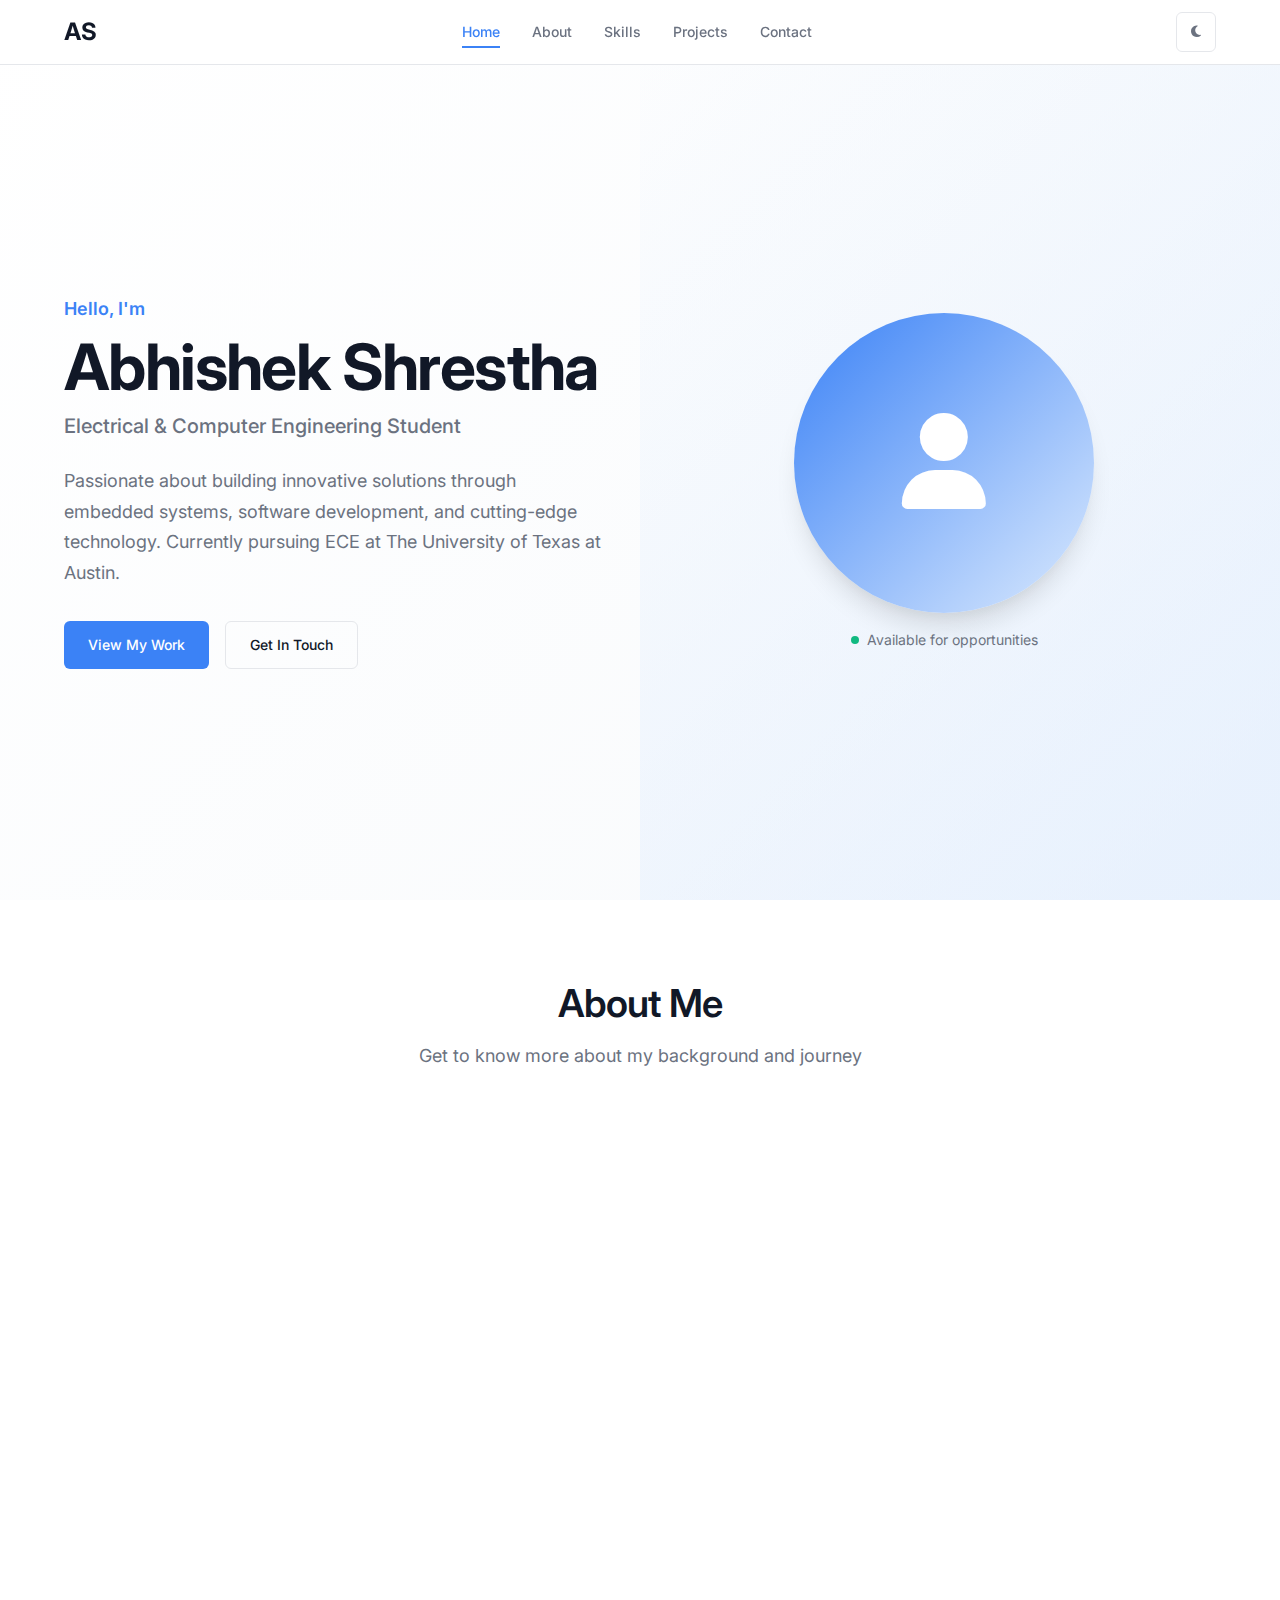
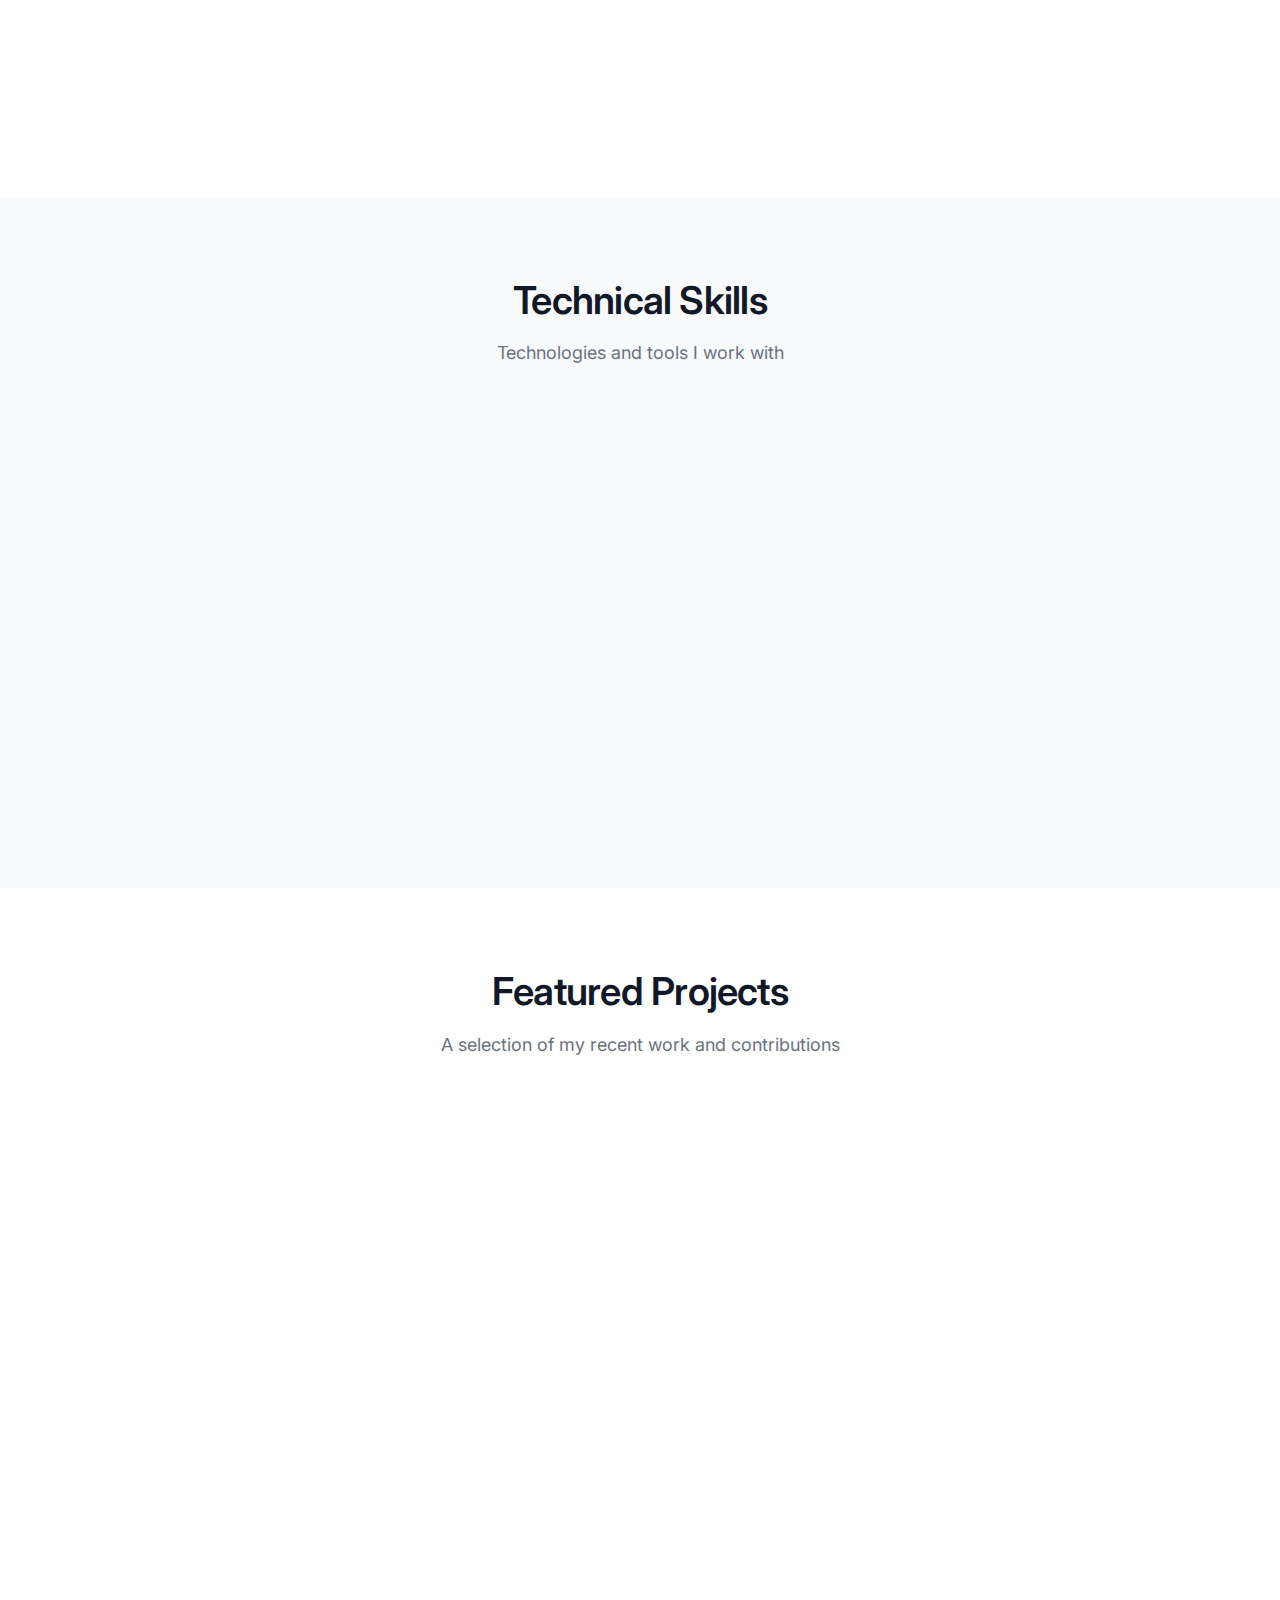
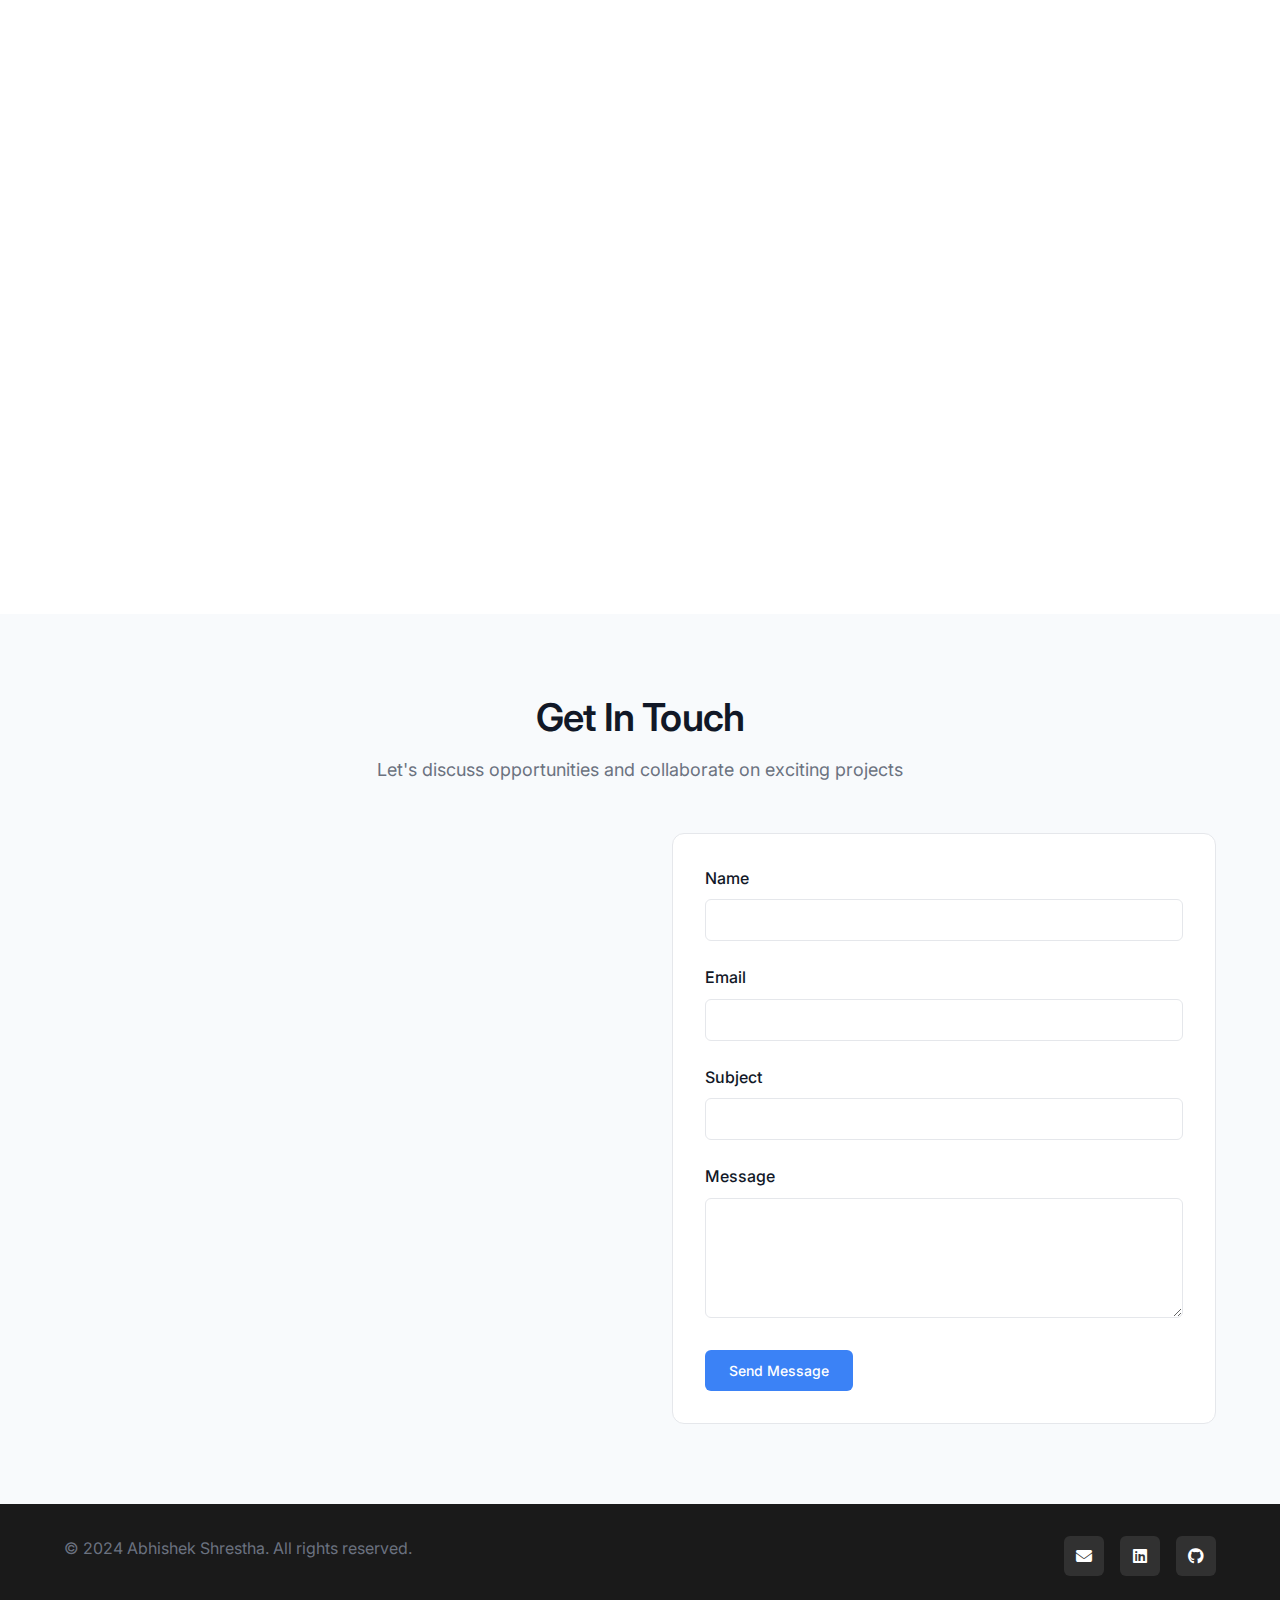
<file: index-minimal.html>
<!DOCTYPE html>
<html lang="en">
<head>
    <meta charset="UTF-8">
    <meta name="viewport" content="width=device-width, initial-scale=1">
    <meta name="description" content="Abhishek Shrestha - Electrical and Computer Engineering student at UT Austin, passionate about technology, embedded systems, and software development.">
    <title>Abhishek Shrestha - Software Engineer & ECE Student</title>
    <link rel="preconnect" href="https://fonts.googleapis.com">
    <link rel="preconnect" href="https://fonts.gstatic.com" crossorigin>
    <link href="https://fonts.googleapis.com/css2?family=Inter:wght@300;400;500;600;700&family=JetBrains+Mono:wght@300;400;500&display=swap" rel="stylesheet">
    <link rel="stylesheet" href="https://cdnjs.cloudflare.com/ajax/libs/font-awesome/6.4.0/css/all.min.css">
    <link rel="stylesheet" href="styles-minimal.css">
    <meta name="theme-color" content="#3b82f6">
</head>
<body>
    <!-- Navigation -->
    <nav class="navbar" id="navbar">
        <div class="container">
            <div class="nav-brand">
                <a href="#home" aria-label="Home">AS</a>
            </div>
            <ul class="nav-menu" id="nav-menu">
                <li><a href="#home" data-section="home">Home</a></li>
                <li><a href="#about" data-section="about">About</a></li>
                <li><a href="#skills" data-section="skills">Skills</a></li>
                <li><a href="#projects" data-section="projects">Projects</a></li>
                <li><a href="#contact" data-section="contact">Contact</a></li>
            </ul>
            <div class="nav-controls">
                <button class="theme-toggle" id="theme-toggle" aria-label="Toggle dark mode">
                    <i class="fas fa-moon" id="theme-icon"></i>
                </button>
                <button class="nav-toggle" id="nav-toggle" aria-label="Toggle navigation menu">
                    <span></span>
                    <span></span>
                    <span></span>
                </button>
            </div>
        </div>
    </nav>

    <!-- Hero Section -->
    <section id="home" class="hero">
        <div class="container">
            <div class="hero-content">
                <div class="hero-text">
                    <p class="hero-greeting">Hello, I'm</p>
                    <h1 class="hero-name">Abhishek Shrestha</h1>
                    <p class="hero-title">Electrical & Computer Engineering Student</p>
                    <p class="hero-description">
                        Passionate about building innovative solutions through embedded systems, 
                        software development, and cutting-edge technology. Currently pursuing ECE 
                        at The University of Texas at Austin.
                    </p>
                    <div class="hero-buttons">
                        <a href="#projects" class="btn btn-primary">View My Work</a>
                        <a href="#contact" class="btn btn-secondary">Get In Touch</a>
                    </div>
                </div>
                <div class="hero-image">
                    <div class="profile-container">
                        <div class="profile-image">
                            <div class="profile-placeholder">
                                <i class="fas fa-user"></i>
                            </div>
                        </div>
                        <div class="profile-status">
                            <div class="status-indicator"></div>
                            <span>Available for opportunities</span>
                        </div>
                    </div>
                </div>
            </div>
        </div>
    </section>

    <!-- About Section -->
    <section id="about" class="section">
        <div class="container">
            <div class="section-header">
                <h2>About Me</h2>
                <p>Get to know more about my background and journey</p>
            </div>
            <div class="about-content">
                <div class="about-text">
                    <div class="about-card">
                        <h3>Education</h3>
                        <div class="education-item">
                            <div class="education-header">
                                <h4>The University of Texas at Austin</h4>
                                <span class="education-date">2023 - Present</span>
                            </div>
                            <p>Bachelor of Science in Electrical and Computer Engineering</p>
                            <div class="education-details">
                                <span class="detail-tag">Focus: Embedded Systems</span>
                                <span class="detail-tag">Focus: Software Development</span>
                            </div>
                        </div>
                    </div>
                    
                    <div class="about-card">
                        <h3>Interests</h3>
                        <p>I'm passionate about the intersection of hardware and software, particularly in embedded systems and IoT devices. I enjoy working on projects that challenge me to think creatively and solve complex problems.</p>
                        <ul class="interests-list">
                            <li><i class="fas fa-microchip"></i> Embedded Systems</li>
                            <li><i class="fas fa-robot"></i> Robotics & Automation</li>
                            <li><i class="fas fa-code"></i> Software Development</li>
                            <li><i class="fas fa-brain"></i> Machine Learning</li>
                        </ul>
                    </div>
                </div>
                
                <div class="about-stats">
                    <div class="stat-card">
                        <div class="stat-number" data-count="15">0</div>
                        <div class="stat-label">Projects Completed</div>
                    </div>
                    <div class="stat-card">
                        <div class="stat-number" data-count="8">0</div>
                        <div class="stat-label">Programming Languages</div>
                    </div>
                    <div class="stat-card">
                        <div class="stat-number" data-count="3">0</div>
                        <div class="stat-label">Years of Experience</div>
                    </div>
                </div>
            </div>
        </div>
    </section>

    <!-- Skills Section -->
    <section id="skills" class="section section-alt">
        <div class="container">
            <div class="section-header">
                <h2>Technical Skills</h2>
                <p>Technologies and tools I work with</p>
            </div>
            <div class="skills-grid">
                <div class="skill-category">
                    <h3>Programming Languages</h3>
                    <div class="skills-list">
                        <div class="skill-item">
                            <div class="skill-info">
                                <span class="skill-name">Python</span>
                                <span class="skill-level">Advanced</span>
                            </div>
                            <div class="skill-bar">
                                <div class="skill-progress" data-width="90"></div>
                            </div>
                        </div>
                        <div class="skill-item">
                            <div class="skill-info">
                                <span class="skill-name">C/C++</span>
                                <span class="skill-level">Intermediate</span>
                            </div>
                            <div class="skill-bar">
                                <div class="skill-progress" data-width="80"></div>
                            </div>
                        </div>
                        <div class="skill-item">
                            <div class="skill-info">
                                <span class="skill-name">JavaScript</span>
                                <span class="skill-level">Intermediate</span>
                            </div>
                            <div class="skill-bar">
                                <div class="skill-progress" data-width="75"></div>
                            </div>
                        </div>
                        <div class="skill-item">
                            <div class="skill-info">
                                <span class="skill-name">Java</span>
                                <span class="skill-level">Intermediate</span>
                            </div>
                            <div class="skill-bar">
                                <div class="skill-progress" data-width="70"></div>
                            </div>
                        </div>
                    </div>
                </div>

                <div class="skill-category">
                    <h3>Technologies & Frameworks</h3>
                    <div class="tech-tags">
                        <span class="tech-tag">React</span>
                        <span class="tech-tag">Node.js</span>
                        <span class="tech-tag">Express</span>
                        <span class="tech-tag">MongoDB</span>
                        <span class="tech-tag">Git</span>
                        <span class="tech-tag">Docker</span>
                        <span class="tech-tag">Arduino</span>
                        <span class="tech-tag">Raspberry Pi</span>
                    </div>
                </div>

                <div class="skill-category">
                    <h3>Tools & Software</h3>
                    <div class="tools-grid">
                        <div class="tool-item">
                            <i class="fab fa-git-alt"></i>
                            <span>Git & GitHub</span>
                        </div>
                        <div class="tool-item">
                            <i class="fas fa-code"></i>
                            <span>VS Code</span>
                        </div>
                        <div class="tool-item">
                            <i class="fas fa-terminal"></i>
                            <span>Linux Terminal</span>
                        </div>
                        <div class="tool-item">
                            <i class="fas fa-database"></i>
                            <span>SQL Databases</span>
                        </div>
                    </div>
                </div>
            </div>
        </div>
    </section>

    <!-- Projects Section -->
    <section id="projects" class="section">
        <div class="container">
            <div class="section-header">
                <h2>Featured Projects</h2>
                <p>A selection of my recent work and contributions</p>
            </div>
            <div class="projects-grid">
                <article class="project-card">
                    <div class="project-image">
                        <div class="project-overlay">
                            <button class="btn btn-sm project-btn" data-project="1">View Details</button>
                        </div>
                    </div>
                    <div class="project-content">
                        <h3>Smart Home Automation System</h3>
                        <p>IoT-based home automation system using Arduino and Raspberry Pi with mobile app control.</p>
                        <div class="project-tech">
                            <span class="tech-tag">Arduino</span>
                            <span class="tech-tag">Python</span>
                            <span class="tech-tag">IoT</span>
                        </div>
                        <div class="project-links">
                            <a href="#" aria-label="View GitHub repository"><i class="fab fa-github"></i></a>
                            <a href="#" aria-label="View live demo"><i class="fas fa-external-link-alt"></i></a>
                        </div>
                    </div>
                </article>

                <article class="project-card">
                    <div class="project-image">
                        <div class="project-overlay">
                            <button class="btn btn-sm project-btn" data-project="2">View Details</button>
                        </div>
                    </div>
                    <div class="project-content">
                        <h3>Machine Learning Stock Predictor</h3>
                        <p>Stock price prediction model using LSTM neural networks and real-time data analysis.</p>
                        <div class="project-tech">
                            <span class="tech-tag">Python</span>
                            <span class="tech-tag">TensorFlow</span>
                            <span class="tech-tag">ML</span>
                        </div>
                        <div class="project-links">
                            <a href="#" aria-label="View GitHub repository"><i class="fab fa-github"></i></a>
                            <a href="#" aria-label="View live demo"><i class="fas fa-external-link-alt"></i></a>
                        </div>
                    </div>
                </article>

                <article class="project-card">
                    <div class="project-image">
                        <div class="project-overlay">
                            <button class="btn btn-sm project-btn" data-project="3">View Details</button>
                        </div>
                    </div>
                    <div class="project-content">
                        <h3>Real-time Chat Application</h3>
                        <p>Full-stack chat application with real-time messaging, user authentication, and file sharing.</p>
                        <div class="project-tech">
                            <span class="tech-tag">React</span>
                            <span class="tech-tag">Node.js</span>
                            <span class="tech-tag">Socket.io</span>
                        </div>
                        <div class="project-links">
                            <a href="#" aria-label="View GitHub repository"><i class="fab fa-github"></i></a>
                            <a href="#" aria-label="View live demo"><i class="fas fa-external-link-alt"></i></a>
                        </div>
                    </div>
                </article>

                <article class="project-card">
                    <div class="project-image">
                        <div class="project-overlay">
                            <button class="btn btn-sm project-btn" data-project="4">View Details</button>
                        </div>
                    </div>
                    <div class="project-content">
                        <h3>Embedded Weather Station</h3>
                        <p>Weather monitoring system with sensors, data logging, and web dashboard visualization.</p>
                        <div class="project-tech">
                            <span class="tech-tag">C++</span>
                            <span class="tech-tag">ESP32</span>
                            <span class="tech-tag">Sensors</span>
                        </div>
                        <div class="project-links">
                            <a href="#" aria-label="View GitHub repository"><i class="fab fa-github"></i></a>
                            <a href="#" aria-label="View live demo"><i class="fas fa-external-link-alt"></i></a>
                        </div>
                    </div>
                </article>
            </div>
        </div>
    </section>

    <!-- Contact Section -->
    <section id="contact" class="section section-alt">
        <div class="container">
            <div class="section-header">
                <h2>Get In Touch</h2>
                <p>Let's discuss opportunities and collaborate on exciting projects</p>
            </div>
            <div class="contact-content">
                <div class="contact-info">
                    <div class="contact-card">
                        <div class="contact-icon">
                            <i class="fas fa-envelope"></i>
                        </div>
                        <div class="contact-details">
                            <h3>Email</h3>
                            <p>theshresthaabhishek@gmail.com</p>
                        </div>
                    </div>
                    
                    <div class="contact-card">
                        <div class="contact-icon">
                            <i class="fab fa-linkedin"></i>
                        </div>
                        <div class="contact-details">
                            <h3>LinkedIn</h3>
                            <p>Connect with me professionally</p>
                        </div>
                    </div>
                    
                    <div class="contact-card">
                        <div class="contact-icon">
                            <i class="fab fa-github"></i>
                        </div>
                        <div class="contact-details">
                            <h3>GitHub</h3>
                            <p>Check out my code repositories</p>
                        </div>
                    </div>
                </div>
                
                <form class="contact-form" id="contact-form">
                    <div class="form-group">
                        <label for="name">Name</label>
                        <input type="text" id="name" name="name" required>
                    </div>
                    <div class="form-group">
                        <label for="email">Email</label>
                        <input type="email" id="email" name="email" required>
                    </div>
                    <div class="form-group">
                        <label for="subject">Subject</label>
                        <input type="text" id="subject" name="subject" required>
                    </div>
                    <div class="form-group">
                        <label for="message">Message</label>
                        <textarea id="message" name="message" rows="5" required></textarea>
                    </div>
                    <button type="submit" class="btn btn-primary">Send Message</button>
                </form>
            </div>
        </div>
    </section>

    <!-- Footer -->
    <footer class="footer">
        <div class="container">
            <div class="footer-content">
                <div class="footer-text">
                    <p>&copy; 2024 Abhishek Shrestha. All rights reserved.</p>
                </div>
                <div class="footer-links">
                    <a href="mailto:theshresthaabhishek@gmail.com" aria-label="Email">
                        <i class="fas fa-envelope"></i>
                    </a>
                    <a href="https://www.linkedin.com/in/the-shrestha-abhishek/" target="_blank" rel="noopener noreferrer" aria-label="LinkedIn">
                        <i class="fab fa-linkedin"></i>
                    </a>
                    <a href="https://github.com/AbhishekS-06" target="_blank" rel="noopener noreferrer" aria-label="GitHub">
                        <i class="fab fa-github"></i>
                    </a>
                </div>
            </div>
        </div>
    </footer>

    <!-- Project Modal -->
    <div class="modal" id="project-modal">
        <div class="modal-content">
            <div class="modal-header">
                <h3 id="modal-title">Project Title</h3>
                <button class="modal-close" id="modal-close" aria-label="Close modal">
                    <i class="fas fa-times"></i>
                </button>
            </div>
            <div class="modal-body" id="modal-body">
                <!-- Project details will be inserted here -->
            </div>
        </div>
        <div class="modal-overlay" id="modal-overlay"></div>
    </div>

    <!-- Back to Top Button -->
    <button class="back-to-top" id="back-to-top" aria-label="Back to top">
        <i class="fas fa-chevron-up"></i>
    </button>

    <script src="script-minimal.js"></script>
</body>
</html>
</file>
<file: styles.css>
:root {
    /* Color Scheme - Deep Navy & Gold */
    --primary-color: #1a237e;
    --secondary-color: #ffd700;
    --accent-color: #4a90e2;
    --bg-color: #fafafa;
    --text-color: #2c3e50;
    --card-bg: #ffffff;
    --gradient-primary: linear-gradient(135deg, #1a237e, #3949ab);
    --shadow-sm: 0 2px 4px rgba(0,0,0,0.05);
    --shadow-md: 0 4px 8px rgba(0,0,0,0.1);
    --shadow-lg: 0 8px 16px rgba(0,0,0,0.1);
    --transition: all 0.3s cubic-bezier(0.4, 0, 0.2, 1);
    --border-radius: 12px;
    --spacing-xs: 0.5rem;
    --spacing-sm: 1rem;
    --spacing-md: 1.5rem;
    --spacing-lg: 2rem;
    --spacing-xl: 3rem;
}

body {
    font-family: 'Segoe UI', Arial, sans-serif;
    margin: 0;
    padding: 0;
    background: var(--bg-color);
    color: var(--text-color);
    line-height: 1.6;
}

header {
    background: linear-gradient(135deg, var(--primary-color), #34495e);
    color: white;
    padding: 4rem 0 2rem;
    text-align: center;
    position: relative;
    overflow: hidden;
}

header::after {
    content: '';
    position: absolute;
    bottom: 0;
    left: 0;
    right: 0;
    height: 50px;
    background: linear-gradient(to right bottom, transparent 49%, var(--bg-color) 50%);
}

.container {
    max-width: 1200px;
    margin: 0 auto;
    padding: 0 2rem;
}

.contact-info {
    margin-top: 1.5rem;
    font-size: 1.1rem;
    display: flex;
    justify-content: center;
    gap: 2rem;
    flex-wrap: wrap;
}

.contact-info a {
    color: white;
    text-decoration: none;
    display: flex;
    align-items: center;
    gap: 0.5rem;
    padding: 0.5rem 1rem;
    border-radius: 25px;
    background: rgba(255, 255, 255, 0.1);
    transition: var(--transition);
}

.contact-info a:hover {
    background: var(--secondary-color);
    transform: translateY(-2px);
}

section {
    background: white;
    margin: 2rem 0;
    padding: 2.5rem;
    border-radius: 12px;
    box-shadow: 0 4px 12px rgba(0,0,0,0.05);
    transition: var(--transition);
}

section:hover {
    transform: translateY(-5px);
    box-shadow: 0 6px 16px rgba(0,0,0,0.1);
}

h1 {
    font-size: 2.5rem;
    margin-bottom: 1rem;
    color: white;
}

h2 {
    font-size: 1.8rem;
    color: var(--primary-color);
    border-bottom: 3px solid var(--secondary-color);
    padding-bottom: 0.5rem;
    margin-bottom: 2rem;
    position: relative;
}

h3 {
    color: var(--primary-color);
    font-size: 1.3rem;
    margin-bottom: 0.5rem;
}

.skills-container {
    display: grid;
    grid-template-columns: repeat(auto-fit, minmax(250px, 1fr));
    gap: 2rem;
}

.skill-category {
    padding: 1.5rem;
    border-radius: 8px;
    background: rgba(52, 152, 219, 0.05);
    transition: var(--transition);
}

.skill-category:hover {
    background: rgba(52, 152, 219, 0.1);
}

.skill-category h3 {
    color: var(--secondary-color);
    margin-bottom: 1rem;
    display: flex;
    align-items: center;
    gap: 0.5rem;
}

.skill-category p {
    line-height: 1.8;
}

.carousel-container {
    position: relative;
    padding: 0 1rem;
}

.carousel {
    display: grid;
    grid-auto-flow: column;
    grid-auto-columns: calc(100% - 2rem);
    gap: 1rem;
    overflow-x: auto;
    scroll-snap-type: x mandatory;
    scroll-behavior: smooth;
    scrollbar-width: none; /* Firefox */
    -ms-overflow-style: none; /* IE and Edge */
    padding: 1rem 0;
}

.carousel::-webkit-scrollbar {
    display: none; /* Chrome, Safari and Opera */
}

.experience-item, .project-item {
    scroll-snap-align: start;
    background: white;
    border-radius: 15px;
    padding: 2rem;
    margin: 0.5rem;
    box-shadow: 0 4px 15px rgba(0,0,0,0.1);
    transition: var(--transition);
    border: 1px solid rgba(52, 152, 219, 0.1);
    height: calc(100% - 3rem);
}

.experience-item:hover, .project-item:hover {
    transform: translateY(-5px);
    box-shadow: 0 8px 25px rgba(0,0,0,0.15);
    border-color: var(--secondary-color);
}

.card-header {
    display: flex;
    align-items: center;
    gap: 1rem;
    margin-bottom: 1rem;
}

.card-header i {
    font-size: 2rem;
    color: var(--secondary-color);
}

.card-content {
    height: 100%;
    display: flex;
    flex-direction: column;
}

.scroll-hint {
    text-align: center;
    color: var(--secondary-color);
    font-size: 0.9rem;
    margin-top: 1rem;
    opacity: 0.8;
}

ul {
    padding-left: 1.5rem;
    list-style-type: none;
}

ul li {
    margin-bottom: 0.8rem;
    position: relative;
    padding-left: 1.5rem;
}

ul li::before {
    content: "▹";
    color: var(--secondary-color);
    position: absolute;
    left: 0;
}

footer {
    text-align: center;
    padding: 2rem;
    background: var(--primary-color);
    color: white;
    margin-top: 3rem;
}

@media (min-width: 768px) {
    .carousel {
        grid-auto-columns: calc(50% - 1rem);
    }
}

@media (min-width: 1200px) {
    .carousel {
        grid-auto-columns: calc(33.33% - 1rem);
    }
}

@media (max-width: 768px) {
    .container {
        padding: 0 1rem;
    }
    
    .contact-info {
        flex-direction: column;
        gap: 1rem;
    }

    header {
        padding: 3rem 0 2rem;
    }

    section {
        padding: 1.5rem;
    }

    .skills-container {
        gap: 1rem;
    }
}
</file>
<file: styles-futuristic.css>
/* Futuristic ECE Portfolio Styles */
@import url('https://fonts.googleapis.com/css2?family=JetBrains+Mono:wght@300;400;500;600;700&family=Orbitron:wght@400;500;600;700;800;900&display=swap');

:root {
    /* Futuristic Color Palette */
    --bg-primary: #0a0a0f;
    --bg-secondary: #111118;
    --bg-tertiary: #1a1a2e;
    --neon-cyan: #00ffff;
    --neon-green: #39ff14;
    --neon-blue: #1e90ff;
    --neon-purple: #bf00ff;
    --neon-orange: #ff6600;
    --accent-gold: #ffd700;
    --text-primary: #e8e8e8;
    --text-secondary: #a0a0a0;
    --text-muted: #666;
    --card-bg: rgba(26, 26, 46, 0.8);
    --card-border: rgba(0, 255, 255, 0.3);
    --gradient-primary: linear-gradient(135deg, #0a0a0f 0%, #1a1a2e 50%, #16213e 100%);
    --gradient-neon: linear-gradient(45deg, var(--neon-cyan), var(--neon-blue), var(--neon-purple));
    --gradient-card: linear-gradient(145deg, rgba(26, 26, 46, 0.9), rgba(17, 17, 24, 0.9));
    --shadow-neon: 0 0 20px rgba(0, 255, 255, 0.3);
    --shadow-neon-strong: 0 0 40px rgba(0, 255, 255, 0.5);
    --border-radius: 8px;
    --transition-fast: all 0.2s ease;
    --transition-smooth: all 0.4s cubic-bezier(0.25, 0.46, 0.45, 0.94);
    --font-mono: 'JetBrains Mono', monospace;
    --font-tech: 'Orbitron', monospace;
}

* {
    margin: 0;
    padding: 0;
    box-sizing: border-box;
}

html {
    scroll-behavior: smooth;
    overflow-x: hidden;
}

body {
    font-family: var(--font-mono);
    background: var(--bg-primary);
    color: var(--text-primary);
    line-height: 1.6;
    overflow-x: hidden;
    position: relative;
}

/* Animated Background */
body::before {
    content: '';
    position: fixed;
    top: 0;
    left: 0;
    width: 100%;
    height: 100%;
    background: 
        radial-gradient(circle at 20% 80%, rgba(0, 255, 255, 0.1) 0%, transparent 50%),
        radial-gradient(circle at 80% 20%, rgba(57, 255, 20, 0.1) 0%, transparent 50%),
        radial-gradient(circle at 40% 40%, rgba(191, 0, 255, 0.1) 0%, transparent 50%);
    z-index: -1;
    animation: backgroundPulse 10s ease-in-out infinite alternate;
}

@keyframes backgroundPulse {
    0% { opacity: 0.3; }
    100% { opacity: 0.7; }
}

/* Circuit Pattern Background */
.circuit-bg {
    position: fixed;
    top: 0;
    left: 0;
    width: 100%;
    height: 100%;
    z-index: -2;
    opacity: 0.1;
    background-image: 
        linear-gradient(90deg, var(--neon-cyan) 1px, transparent 1px),
        linear-gradient(0deg, var(--neon-cyan) 1px, transparent 1px);
    background-size: 50px 50px;
    animation: circuitMove 20s linear infinite;
}

@keyframes circuitMove {
    0% { transform: translate(0, 0); }
    100% { transform: translate(50px, 50px); }
}

/* Container */
.container {
    max-width: 1400px;
    margin: 0 auto;
    padding: 0 2rem;
    position: relative;
}

/* Header */
header {
    position: relative;
    min-height: 100vh;
    display: flex;
    align-items: center;
    justify-content: center;
    background: var(--gradient-primary);
    overflow: hidden;
}

.hero {
    text-align: center;
    z-index: 2;
}

.hero-content {
    animation: fadeInUp 1s ease-out;
}

.hero h1 {
    font-family: var(--font-tech);
    font-size: clamp(3rem, 8vw, 6rem);
    font-weight: 900;
    background: var(--gradient-neon);
    -webkit-background-clip: text;
    -webkit-text-fill-color: transparent;
    background-clip: text;
    margin-bottom: 1rem;
    text-shadow: 0 0 30px rgba(0, 255, 255, 0.5);
    animation: textGlow 3s ease-in-out infinite alternate;
}

@keyframes textGlow {
    0% { filter: brightness(1) drop-shadow(0 0 10px rgba(0, 255, 255, 0.3)); }
    100% { filter: brightness(1.2) drop-shadow(0 0 20px rgba(0, 255, 255, 0.6)); }
}

.tagline {
    font-size: 1.5rem;
    color: var(--neon-green);
    margin-bottom: 1rem;
    font-weight: 500;
    text-transform: uppercase;
    letter-spacing: 2px;
    animation: typewriter 3s steps(40) 1s forwards;
    overflow: hidden;
    white-space: nowrap;
    border-right: 2px solid var(--neon-green);
    width: 0;
}

@keyframes typewriter {
    to { width: 100%; }
}

.hero p {
    font-size: 1.1rem;
    color: var(--text-secondary);
    margin-bottom: 2rem;
    max-width: 600px;
    margin-left: auto;
    margin-right: auto;
}

.contact-info {
    display: flex;
    justify-content: center;
    gap: 2rem;
    flex-wrap: wrap;
}

.contact-info a {
    display: flex;
    align-items: center;
    gap: 0.5rem;
    padding: 1rem 2rem;
    background: var(--card-bg);
    border: 1px solid var(--card-border);
    border-radius: var(--border-radius);
    color: var(--text-primary);
    text-decoration: none;
    transition: var(--transition-smooth);
    position: relative;
    overflow: hidden;
}

.contact-info a::before {
    content: '';
    position: absolute;
    top: 0;
    left: -100%;
    width: 100%;
    height: 100%;
    background: linear-gradient(90deg, transparent, rgba(0, 255, 255, 0.2), transparent);
    transition: var(--transition-smooth);
}

.contact-info a:hover::before {
    left: 100%;
}

.contact-info a:hover {
    transform: translateY(-3px);
    box-shadow: var(--shadow-neon);
    border-color: var(--neon-cyan);
}

/* Navigation Indicator */
.nav-indicator {
    position: fixed;
    right: 2rem;
    top: 50%;
    transform: translateY(-50%);
    z-index: 100;
    display: flex;
    flex-direction: column;
    gap: 1rem;
}

.nav-dot {
    width: 12px;
    height: 12px;
    border-radius: 50%;
    border: 2px solid var(--neon-cyan);
    background: transparent;
    cursor: pointer;
    transition: var(--transition-fast);
}

.nav-dot.active,
.nav-dot:hover {
    background: var(--neon-cyan);
    box-shadow: 0 0 10px var(--neon-cyan);
}

/* Sections */
section {
    padding: 4rem 0;
    position: relative;
}

section h2 {
    font-family: var(--font-tech);
    font-size: 2.5rem;
    color: var(--neon-cyan);
    margin-bottom: 3rem;
    text-align: center;
    position: relative;
}

section h2::after {
    content: '';
    position: absolute;
    bottom: -10px;
    left: 50%;
    transform: translateX(-50%);
    width: 100px;
    height: 2px;
    background: var(--gradient-neon);
    border-radius: 2px;
}

section h2 i {
    margin-right: 1rem;
    color: var(--neon-green);
}

/* Cards */
.card {
    background: var(--gradient-card);
    border: 1px solid var(--card-border);
    border-radius: var(--border-radius);
    padding: 2rem;
    margin-bottom: 2rem;
    position: relative;
    overflow: hidden;
    transition: var(--transition-smooth);
    backdrop-filter: blur(10px);
}

.card::before {
    content: '';
    position: absolute;
    top: 0;
    left: 0;
    right: 0;
    height: 2px;
    background: var(--gradient-neon);
    transform: scaleX(0);
    transition: var(--transition-smooth);
}

.card:hover::before {
    transform: scaleX(1);
}

.card:hover {
    transform: translateY(-5px);
    box-shadow: var(--shadow-neon);
    border-color: var(--neon-cyan);
}

/* Skills Section */
.skills-container {
    display: grid;
    grid-template-columns: repeat(auto-fit, minmax(300px, 1fr));
    gap: 2rem;
}

.skill-category {
    background: var(--gradient-card);
    border: 1px solid var(--card-border);
    border-radius: var(--border-radius);
    padding: 2rem;
    text-align: center;
    transition: var(--transition-smooth);
    position: relative;
    overflow: hidden;
}

.skill-category::after {
    content: '';
    position: absolute;
    top: 0;
    left: 0;
    right: 0;
    bottom: 0;
    background: linear-gradient(45deg, transparent 30%, rgba(0, 255, 255, 0.1) 50%, transparent 70%);
    opacity: 0;
    transition: var(--transition-smooth);
}

.skill-category:hover::after {
    opacity: 1;
}

.skill-category:hover {
    transform: scale(1.05);
    box-shadow: var(--shadow-neon);
}

.skill-category h3 {
    font-family: var(--font-tech);
    color: var(--neon-green);
    margin-bottom: 1rem;
    font-size: 1.3rem;
}

.skill-category p {
    color: var(--text-secondary);
    line-height: 1.8;
}

/* Progress Bars for Skills */
.skill-progress {
    margin-top: 1rem;
}

.skill-bar {
    background: rgba(0, 255, 255, 0.1);
    height: 4px;
    border-radius: 2px;
    overflow: hidden;
    margin-bottom: 0.5rem;
}

.skill-fill {
    height: 100%;
    background: var(--gradient-neon);
    border-radius: 2px;
    animation: skillFill 2s ease-out forwards;
    transform: scaleX(0);
    transform-origin: left;
}

@keyframes skillFill {
    to { transform: scaleX(1); }
}

/* Radar Animation */
@keyframes radarSweep {
    0% {
        transform: rotate(0deg);
        box-shadow: 0 0 0 0 rgba(0, 255, 255, 0.7);
    }
    50% {
        box-shadow: 0 0 20px 10px rgba(0, 255, 255, 0.3);
    }
    100% {
        transform: rotate(360deg);
        box-shadow: 0 0 0 0 rgba(0, 255, 255, 0.7);
    }
}

.radar-point {
    position: absolute;
    width: 6px;
    height: 6px;
    background: var(--neon-green);
    border-radius: 50%;
    box-shadow: 0 0 10px var(--neon-green);
    animation: pulse 2s infinite;
}

/* Terminal Section */
.terminal {
    background: #000;
    border: 1px solid var(--neon-green);
    border-radius: var(--border-radius);
    padding: 1rem;
    margin: 2rem 0;
    font-family: var(--font-mono);
    position: relative;
    overflow: hidden;
}

.terminal::before {
    content: '';
    position: absolute;
    top: 0;
    left: 0;
    right: 0;
    height: 30px;
    background: linear-gradient(90deg, var(--neon-green), var(--neon-cyan));
    opacity: 0.1;
}

.terminal-header {
    display: flex;
    align-items: center;
    gap: 0.5rem;
    margin-bottom: 1rem;
    padding-top: 0.5rem;
}

.terminal-dot {
    width: 12px;
    height: 12px;
    border-radius: 50%;
}

.terminal-dot:nth-child(1) { background: #ff5f56; }
.terminal-dot:nth-child(2) { background: #ffbd2e; }
.terminal-dot:nth-child(3) { background: #27ca3f; }

.terminal-content {
    color: var(--neon-green);
    font-size: 0.9rem;
}

.terminal-prompt {
    color: var(--neon-cyan);
}

.terminal-input {
    background: transparent;
    border: none;
    color: var(--neon-green);
    font-family: var(--font-mono);
    font-size: 0.9rem;
    outline: none;
    width: 200px;
}

.terminal-output {
    max-height: 200px;
    overflow-y: auto;
    font-size: 0.85rem;
    line-height: 1.4;
}

.terminal-output::-webkit-scrollbar {
    width: 4px;
}

.terminal-output::-webkit-scrollbar-track {
    background: rgba(0, 255, 255, 0.1);
}

.terminal-output::-webkit-scrollbar-thumb {
    background: var(--neon-green);
    border-radius: 2px;
}

/* Carousel Improvements */
.carousel-container {
    position: relative;
    margin: 2rem 0;
}

.carousel {
    display: flex;
    gap: 2rem;
    overflow-x: auto;
    scroll-behavior: smooth;
    padding: 1rem 0;
    scrollbar-width: thin;
    scrollbar-color: var(--neon-cyan) transparent;
}

.carousel::-webkit-scrollbar {
    height: 6px;
}

.carousel::-webkit-scrollbar-track {
    background: rgba(0, 255, 255, 0.1);
    border-radius: 3px;
}

.carousel::-webkit-scrollbar-thumb {
    background: var(--neon-cyan);
    border-radius: 3px;
}

.experience-item,
.project-item {
    min-width: 400px;
    flex-shrink: 0;
}

.card-header {
    display: flex;
    align-items: center;
    gap: 1rem;
    margin-bottom: 1.5rem;
}

.card-header i {
    font-size: 2rem;
    color: var(--neon-cyan);
    animation: iconFloat 3s ease-in-out infinite;
}

@keyframes iconFloat {
    0%, 100% { transform: translateY(0); }
    50% { transform: translateY(-5px); }
}

.card-header h3 {
    font-family: var(--font-tech);
    color: var(--text-primary);
    font-size: 1.3rem;
    margin: 0;
}

.date-location {
    color: var(--text-muted);
    font-size: 0.9rem;
    margin-top: 0.5rem;
}

.card ul {
    list-style: none;
    padding: 0;
}

.card li {
    position: relative;
    padding-left: 1.5rem;
    margin-bottom: 0.8rem;
    color: var(--text-secondary);
    line-height: 1.6;
}

.card li::before {
    content: '▶';
    position: absolute;
    left: 0;
    color: var(--neon-green);
    font-size: 0.8rem;
}

/* Scroll Hint */
.scroll-hint {
    text-align: center;
    color: var(--text-muted);
    font-size: 0.9rem;
    margin-top: 1rem;
    animation: pulse 2s infinite;
}

@keyframes pulse {
    0%, 100% { opacity: 0.6; }
    50% { opacity: 1; }
}

/* Footer */
footer {
    background: var(--bg-secondary);
    text-align: center;
    padding: 2rem 0;
    border-top: 1px solid var(--card-border);
    margin-top: 4rem;
}

/* Floating Action Button */
.fab {
    position: fixed;
    bottom: 2rem;
    right: 2rem;
    width: 60px;
    height: 60px;
    background: var(--gradient-neon);
    border: none;
    border-radius: 50%;
    cursor: pointer;
    display: flex;
    align-items: center;
    justify-content: center;
    font-size: 1.5rem;
    color: var(--bg-primary);
    box-shadow: var(--shadow-neon);
    transition: var(--transition-smooth);
    z-index: 1000;
    animation: fabPulse 3s infinite;
}

.fab:hover {
    transform: scale(1.1);
    box-shadow: var(--shadow-neon-strong);
}

@keyframes fabPulse {
    0%, 100% { box-shadow: var(--shadow-neon); }
    50% { box-shadow: var(--shadow-neon-strong); }
}

/* Code syntax highlighting improvements */
pre code {
    display: block;
    padding: 0;
    background: transparent;
    border: none;
    font-family: var(--font-mono);
    line-height: 1.4;
}

/* Loading animation */
.loading-spinner {
    display: inline-block;
    width: 20px;
    height: 20px;
    border: 2px solid rgba(0, 255, 255, 0.3);
    border-radius: 50%;
    border-top-color: var(--neon-cyan);
    animation: spin 1s ease-in-out infinite;
}

@keyframes spin {
    to { transform: rotate(360deg); }
}

/* Matrix effect styling */
.matrix-container {
    position: fixed;
    top: 0;
    left: 0;
    width: 100%;
    height: 100%;
    pointer-events: none;
    z-index: 9999;
    background: rgba(0, 0, 0, 0.8);
}

/* Loading Screen */
#loading-screen {
    position: fixed;
    top: 0;
    left: 0;
    width: 100%;
    height: 100%;
    background: var(--bg-primary);
    display: flex;
    align-items: center;
    justify-content: center;
    z-index: 10000;
    transition: opacity 0.5s ease-out;
}

#loading-screen.fade-out {
    opacity: 0;
    pointer-events: none;
}

.loading-container {
    text-align: center;
    font-family: var(--font-tech);
}

.loading-circuit {
    width: 150px;
    height: 150px;
    margin: 0 auto 2rem;
    position: relative;
    border: 2px solid var(--neon-cyan);
    border-radius: 50%;
    animation: circuitSpin 2s linear infinite;
}

.circuit-line {
    position: absolute;
    background: var(--neon-green);
    animation: circuitPulse 1.5s ease-in-out infinite;
}

.circuit-line:nth-child(1) {
    width: 50px;
    height: 2px;
    top: 50%;
    left: 25%;
    transform: translateY(-50%);
    animation-delay: 0s;
}

.circuit-line:nth-child(2) {
    width: 2px;
    height: 40px;
    top: 20%;
    left: 50%;
    transform: translateX(-50%);
    animation-delay: 0.5s;
}

.circuit-line:nth-child(3) {
    width: 30px;
    height: 2px;
    top: 75%;
    right: 20%;
    animation-delay: 1s;
}

@keyframes circuitSpin {
    from { transform: rotate(0deg); }
    to { transform: rotate(360deg); }
}

@keyframes circuitPulse {
    0%, 100% { opacity: 0.3; box-shadow: none; }
    50% { opacity: 1; box-shadow: 0 0 10px currentColor; }
}

.loading-text {
    font-size: 1.5rem;
    color: var(--neon-cyan);
    margin-bottom: 2rem;
    letter-spacing: 3px;
}

.loading-dots {
    animation: loadingDots 1.5s infinite;
}

@keyframes loadingDots {
    0%, 20% { content: '.'; }
    40% { content: '..'; }
    60%, 100% { content: '...'; }
}

.loading-progress {
    width: 300px;
    height: 4px;
    background: rgba(0, 255, 255, 0.2);
    border-radius: 2px;
    margin: 0 auto;
    overflow: hidden;
}

.loading-bar {
    width: 0%;
    height: 100%;
    background: var(--gradient-neon);
    border-radius: 2px;
    animation: loadingProgress 3s ease-out forwards;
}

@keyframes loadingProgress {
    0% { width: 0%; }
    100% { width: 100%; }
}

/* ...existing code... */

/* Animations */
@keyframes fadeInUp {
    from {
        opacity: 0;
        transform: translateY(30px);
    }
    to {
        opacity: 1;
        transform: translateY(0);
    }
}

.animate-in {
    animation: fadeInUp 0.8s ease-out forwards;
}

/* Glitch Effect for Special Elements */
.glitch {
    position: relative;
    animation: glitch 2s infinite;
}

.glitch::before,
.glitch::after {
    content: attr(data-text);
    position: absolute;
    top: 0;
    left: 0;
    width: 100%;
    height: 100%;
}

.glitch::before {
    animation: glitch-1 0.3s infinite;
    color: var(--neon-cyan);
    z-index: -1;
}

.glitch::after {
    animation: glitch-2 0.3s infinite;
    color: var(--neon-purple);
    z-index: -2;
}

@keyframes glitch {
    0%, 100% { transform: translate(0); }
    20% { transform: translate(-2px, 2px); }
    40% { transform: translate(-2px, -2px); }
    60% { transform: translate(2px, 2px); }
    80% { transform: translate(2px, -2px); }
}

@keyframes glitch-1 {
    0%, 100% { transform: translate(0); }
    20% { transform: translate(-1px, 1px); }
    40% { transform: translate(-1px, -1px); }
    60% { transform: translate(1px, 1px); }
    80% { transform: translate(1px, -1px); }
}

@keyframes glitch-2 {
    0%, 100% { transform: translate(0); }
    20% { transform: translate(1px, -1px); }
    40% { transform: translate(1px, 1px); }
    60% { transform: translate(-1px, -1px); }
    80% { transform: translate(-1px, 1px); }
}

/* Responsive Design */
@media (max-width: 768px) {
    .container {
        padding: 0 1rem;
    }
    
    .hero h1 {
        font-size: 3rem;
    }
    
    .tagline {
        font-size: 1.2rem;
    }
    
    .contact-info {
        gap: 1rem;
    }
    
    .contact-info a {
        padding: 0.8rem 1.5rem;
        font-size: 0.9rem;
    }
    
    .skills-container {
        grid-template-columns: 1fr;
        gap: 1rem;
    }
    
    .experience-item,
    .project-item {
        min-width: 300px;
    }
    
    .nav-indicator {
        display: none;
    }
    
    section {
        padding: 2rem 0;
    }
    
    section h2 {
        font-size: 2rem;
    }
}

@media (max-width: 480px) {
    .experience-item,
    .project-item {
        min-width: 280px;
    }
    
    .card {
        padding: 1.5rem;
    }
    
    .hero h1 {
        font-size: 2.5rem;
    }
}

/* High contrast mode support */
@media (prefers-contrast: high) {
    :root {
        --bg-primary: #000;
        --bg-secondary: #000;
        --text-primary: #fff;
        --neon-cyan: #00ffff;
        --neon-green: #00ff00;
    }
}

/* Reduced motion support */
@media (prefers-reduced-motion: reduce) {
    * {
        animation-duration: 0.01ms !important;
        animation-iteration-count: 1 !important;
        transition-duration: 0.01ms !important;
    }
    
    .circuit-bg {
        animation: none;
    }
    
    body::before {
        animation: none;
    }
}
</file>
<file: styles-minimal.css>
/* Minimal Professional Portfolio Styles */
@import url('https://fonts.googleapis.com/css2?family=Inter:wght@300;400;500;600;700&family=JetBrains+Mono:wght@300;400;500&display=swap');

:root {
    /* Minimal Color Palette */
    --primary-color: #1a1a1a;
    --secondary-color: #6b7280;
    --accent-color: #3b82f6;
    --accent-light: #dbeafe;
    --background: #ffffff;
    --surface: #f8fafc;
    --border: #e5e7eb;
    --border-light: #f3f4f6;
    --text-primary: #111827;
    --text-secondary: #6b7280;
    --text-muted: #9ca3af;
    --shadow-sm: 0 1px 2px 0 rgba(0, 0, 0, 0.05);
    --shadow-md: 0 4px 6px -1px rgba(0, 0, 0, 0.1), 0 2px 4px -1px rgba(0, 0, 0, 0.06);
    --shadow-lg: 0 10px 15px -3px rgba(0, 0, 0, 0.1), 0 4px 6px -2px rgba(0, 0, 0, 0.05);
    --shadow-xl: 0 20px 25px -5px rgba(0, 0, 0, 0.1), 0 10px 10px -5px rgba(0, 0, 0, 0.04);
    --font-primary: 'Inter', -apple-system, BlinkMacSystemFont, 'Segoe UI', sans-serif;
    --font-mono: 'JetBrains Mono', 'Fira Code', monospace;
    --transition: all 0.2s cubic-bezier(0.4, 0, 0.2, 1);
    --transition-smooth: all 0.3s cubic-bezier(0.4, 0, 0.2, 1);
}

/* Dark mode variables */
[data-theme="dark"] {
    --primary-color: #f9fafb;
    --secondary-color: #9ca3af;
    --background: #0f172a;
    --surface: #1e293b;
    --border: #334155;
    --border-light: #475569;
    --text-primary: #f1f5f9;
    --text-secondary: #cbd5e1;
    --text-muted: #94a3b8;
    --accent-light: rgba(59, 130, 246, 0.1);
}

/* Reset and base styles */
* {
    margin: 0;
    padding: 0;
    box-sizing: border-box;
}

html {
    scroll-behavior: smooth;
    font-size: 16px;
}

body {
    font-family: var(--font-primary);
    line-height: 1.6;
    color: var(--text-primary);
    background-color: var(--background);
    -webkit-font-smoothing: antialiased;
    -moz-osx-font-smoothing: grayscale;
    transition: var(--transition-smooth);
}

/* Typography */
h1, h2, h3, h4, h5, h6 {
    font-weight: 600;
    line-height: 1.2;
    color: var(--text-primary);
}

h1 {
    font-size: clamp(2.5rem, 5vw, 4rem);
    font-weight: 700;
    letter-spacing: -0.025em;
}

h2 {
    font-size: clamp(1.75rem, 3vw, 2.5rem);
    letter-spacing: -0.02em;
}

h3 {
    font-size: 1.25rem;
    font-weight: 600;
}

p {
    color: var(--text-secondary);
    margin-bottom: 1rem;
}

a {
    color: var(--accent-color);
    text-decoration: none;
    transition: var(--transition);
}

a:hover {
    opacity: 0.8;
}

/* Layout */
.container {
    max-width: 1200px;
    margin: 0 auto;
    padding: 0 1.5rem;
}

.section {
    padding: 5rem 0;
}

.section-sm {
    padding: 3rem 0;
}

/* Navigation */
.navbar {
    position: fixed;
    top: 0;
    left: 0;
    right: 0;
    background: rgba(255, 255, 255, 0.95);
    backdrop-filter: blur(10px);
    border-bottom: 1px solid var(--border);
    z-index: 1000;
    transition: var(--transition-smooth);
}

[data-theme="dark"] .navbar {
    background: rgba(15, 23, 42, 0.95);
}

.navbar .container {
    display: flex;
    align-items: center;
    justify-content: space-between;
    height: 4rem;
}

.nav-brand a {
    font-weight: 700;
    font-size: 1.5rem;
    color: var(--text-primary);
    text-decoration: none;
}

.nav-menu {
    display: flex;
    list-style: none;
    gap: 2rem;
    align-items: center;
}

.nav-menu a {
    color: var(--text-secondary);
    font-weight: 500;
    font-size: 0.875rem;
    position: relative;
    transition: var(--transition);
    text-decoration: none;
}

.nav-menu a:hover,
.nav-menu a.active {
    color: var(--accent-color);
}

.nav-menu a::after {
    content: '';
    position: absolute;
    bottom: -0.5rem;
    left: 0;
    width: 0;
    height: 2px;
    background: var(--accent-color);
    transition: var(--transition);
}

.nav-menu a.active::after,
.nav-menu a:hover::after {
    width: 100%;
}

.nav-controls {
    display: flex;
    align-items: center;
    gap: 1rem;
}

.nav-toggle {
    display: none;
    background: none;
    border: none;
    cursor: pointer;
    flex-direction: column;
    gap: 0.25rem;
    padding: 0.5rem;
}

.nav-toggle span {
    width: 1.5rem;
    height: 2px;
    background: var(--text-primary);
    transition: var(--transition);
}

/* Hero Section */
.hero {
    min-height: 100vh;
    display: flex;
    align-items: center;
    background: linear-gradient(135deg, var(--background) 0%, var(--surface) 100%);
    position: relative;
    overflow: hidden;
    padding-top: 4rem;
}

.hero::before {
    content: '';
    position: absolute;
    top: 0;
    right: 0;
    width: 50%;
    height: 100%;
    background: linear-gradient(135deg, transparent 0%, var(--accent-light) 100%);
    opacity: 0.6;
}

.hero-content {
    display: grid;
    grid-template-columns: 1fr 1fr;
    gap: 4rem;
    align-items: center;
    width: 100%;
    position: relative;
    z-index: 2;
    animation: fadeInUp 1s ease-out;
}

.hero-greeting {
    color: var(--accent-color);
    font-weight: 600;
    font-size: 1.125rem;
    margin-bottom: 0.5rem;
}

.hero-name {
    font-size: clamp(2.5rem, 5vw, 4rem);
    font-weight: 700;
    margin-bottom: 0.5rem;
    line-height: 1.1;
}

.hero-title {
    color: var(--text-secondary);
    font-size: 1.25rem;
    font-weight: 500;
    margin-bottom: 1.5rem;
}

.hero-description {
    font-size: 1.125rem;
    color: var(--text-secondary);
    margin-bottom: 2rem;
    line-height: 1.7;
}

.hero-buttons {
    display: flex;
    gap: 1rem;
    flex-wrap: wrap;
}

.hero-image {
    display: flex;
    justify-content: center;
    align-items: center;
}

.profile-container {
    text-align: center;
}

.profile-image {
    width: 300px;
    height: 300px;
    border-radius: 50%;
    background: linear-gradient(135deg, var(--accent-color), var(--accent-light));
    display: flex;
    align-items: center;
    justify-content: center;
    margin-bottom: 1rem;
    box-shadow: var(--shadow-xl);
}

.profile-placeholder {
    font-size: 6rem;
    color: white;
}

.profile-status {
    display: flex;
    align-items: center;
    justify-content: center;
    gap: 0.5rem;
    color: var(--text-secondary);
    font-size: 0.875rem;
}

.status-indicator {
    width: 8px;
    height: 8px;
    background: #10b981;
    border-radius: 50%;
    animation: pulse 2s infinite;
}

/* Section Headers */
.section-alt {
    background: var(--surface);
}

.section-header {
    text-align: center;
    margin-bottom: 3rem;
}

.section-header h2 {
    margin-bottom: 1rem;
}

.section-header p {
    color: var(--text-secondary);
    font-size: 1.125rem;
    max-width: 600px;
    margin: 0 auto;
}

/* About Section */
.about {
    background: var(--surface);
}

.about-content {
    display: grid;
    grid-template-columns: 2fr 1fr;
    gap: 4rem;
    align-items: start;
}

.about-text {
    display: grid;
    gap: 2rem;
}

.about-card {
    background: var(--background);
    border: 1px solid var(--border);
    border-radius: 0.75rem;
    padding: 2rem;
    transition: var(--transition);
}

.about-card:hover {
    transform: translateY(-2px);
    box-shadow: var(--shadow-lg);
}

.about-card h3 {
    margin-bottom: 1rem;
    color: var(--text-primary);
}

.education-item {
    margin-bottom: 1.5rem;
}

.education-header {
    display: flex;
    justify-content: space-between;
    align-items: start;
    margin-bottom: 0.5rem;
}

.education-header h4 {
    font-weight: 600;
    color: var(--text-primary);
}

.education-date {
    color: var(--text-muted);
    font-size: 0.875rem;
    font-family: var(--font-mono);
}

.education-details {
    display: flex;
    gap: 0.5rem;
    flex-wrap: wrap;
    margin-top: 0.75rem;
}

.detail-tag {
    background: var(--accent-light);
    color: var(--accent-color);
    padding: 0.25rem 0.5rem;
    border-radius: 0.25rem;
    font-size: 0.75rem;
    font-weight: 500;
}

.interests-list {
    list-style: none;
    display: grid;
    gap: 0.75rem;
    margin-top: 1rem;
}

.interests-list li {
    display: flex;
    align-items: center;
    gap: 0.75rem;
    color: var(--text-secondary);
}

.interests-list i {
    color: var(--accent-color);
    width: 1.25rem;
}

.about-stats {
    display: grid;
    gap: 1.5rem;
}

.stat-card {
    background: var(--background);
    border: 1px solid var(--border);
    border-radius: 0.75rem;
    padding: 1.5rem;
    text-align: center;
    transition: var(--transition);
}

.stat-card:hover {
    transform: translateY(-2px);
    box-shadow: var(--shadow-md);
}

.stat-number {
    font-size: 2.5rem;
    font-weight: 700;
    color: var(--accent-color);
    line-height: 1;
    margin-bottom: 0.5rem;
}

.stat-label {
    color: var(--text-secondary);
    font-size: 0.875rem;
    font-weight: 500;
}

/* Skills Section */
.skills-grid {
    display: grid;
    grid-template-columns: repeat(auto-fit, minmax(350px, 1fr));
    gap: 2rem;
}

.skill-category {
    background: var(--background);
    border: 1px solid var(--border);
    border-radius: 0.75rem;
    padding: 2rem;
    transition: var(--transition);
}

.skill-category:hover {
    transform: translateY(-4px);
    box-shadow: var(--shadow-xl);
    border-color: var(--accent-color);
}

.skill-category h3 {
    margin-bottom: 1.5rem;
    color: var(--text-primary);
}

.skills-list {
    display: grid;
    gap: 1rem;
}

.skill-item {
    margin-bottom: 1rem;
}

.skill-info {
    display: flex;
    justify-content: space-between;
    align-items: center;
    margin-bottom: 0.5rem;
}

.skill-name {
    font-weight: 500;
    color: var(--text-primary);
}

.skill-level {
    font-size: 0.875rem;
    color: var(--text-muted);
    font-family: var(--font-mono);
}

.skill-bar {
    height: 8px;
    background: var(--border);
    border-radius: 4px;
    overflow: hidden;
}

.skill-progress {
    height: 100%;
    background: linear-gradient(90deg, var(--accent-color), #60a5fa);
    border-radius: 4px;
    transition: width 1s ease-out;
    width: 0;
}

.tech-tags {
    display: flex;
    flex-wrap: wrap;
    gap: 0.5rem;
}

.tech-tag {
    background: var(--accent-light);
    color: var(--accent-color);
    padding: 0.5rem 0.75rem;
    border-radius: 0.375rem;
    font-size: 0.875rem;
    font-weight: 500;
    font-family: var(--font-mono);
    transition: var(--transition);
}

.tech-tag:hover {
    background: var(--accent-color);
    color: white;
}

.tools-grid {
    display: grid;
    grid-template-columns: repeat(2, 1fr);
    gap: 1rem;
}

.tool-item {
    display: flex;
    align-items: center;
    gap: 0.75rem;
    padding: 0.75rem;
    background: var(--surface);
    border-radius: 0.5rem;
    transition: var(--transition);
}

.tool-item:hover {
    background: var(--accent-light);
    color: var(--accent-color);
}

.tool-item i {
    font-size: 1.25rem;
    width: 1.5rem;
    text-align: center;
}

/* Experience Section */
.experience-timeline {
    position: relative;
    margin-top: 3rem;
}

.experience-timeline::before {
    content: '';
    position: absolute;
    left: 2rem;
    top: 0;
    bottom: 0;
    width: 2px;
    background: var(--border);
}

.experience-item {
    position: relative;
    padding-left: 5rem;
    margin-bottom: 3rem;
}

.experience-item::before {
    content: '';
    position: absolute;
    left: 1.25rem;
    top: 0.75rem;
    width: 1.5rem;
    height: 1.5rem;
    background: var(--accent-color);
    border-radius: 50%;
    border: 4px solid var(--background);
    box-shadow: 0 0 0 4px var(--border);
}

.experience-card {
    background: var(--background);
    border: 1px solid var(--border);
    border-radius: 0.75rem;
    padding: 2rem;
    transition: var(--transition);
}

.experience-card:hover {
    box-shadow: var(--shadow-lg);
    transform: translateY(-2px);
}

.experience-header {
    margin-bottom: 1rem;
}

.experience-title {
    font-size: 1.25rem;
    font-weight: 600;
    color: var(--text-primary);
    margin-bottom: 0.25rem;
}

.experience-company {
    color: var(--accent-color);
    font-weight: 500;
    margin-bottom: 0.5rem;
}

.experience-date {
    color: var(--text-muted);
    font-size: 0.875rem;
    font-family: var(--font-mono);
}

.experience-description {
    color: var(--text-secondary);
    line-height: 1.6;
}

.experience-description ul {
    list-style: none;
    margin-top: 1rem;
}

.experience-description li {
    position: relative;
    padding-left: 1.5rem;
    margin-bottom: 0.5rem;
}

.experience-description li::before {
    content: '▸';
    position: absolute;
    left: 0;
    color: var(--accent-color);
    font-weight: bold;
}

/* Projects Section */
.projects-grid {
    display: grid;
    grid-template-columns: repeat(auto-fit, minmax(350px, 1fr));
    gap: 2rem;
    margin-top: 3rem;
}

.project-card {
    background: var(--background);
    border: 1px solid var(--border);
    border-radius: 0.75rem;
    overflow: hidden;
    transition: var(--transition);
    position: relative;
}

.project-card:hover {
    transform: translateY(-4px);
    box-shadow: var(--shadow-xl);
}

.project-image {
    height: 200px;
    background: linear-gradient(135deg, var(--accent-light) 0%, var(--surface) 100%);
    display: flex;
    align-items: center;
    justify-content: center;
    position: relative;
    overflow: hidden;
}

.project-overlay {
    position: absolute;
    top: 0;
    left: 0;
    right: 0;
    bottom: 0;
    background: rgba(0, 0, 0, 0.8);
    display: flex;
    align-items: center;
    justify-content: center;
    opacity: 0;
    transition: var(--transition);
}

.project-card:hover .project-overlay {
    opacity: 1;
}

.project-btn {
    padding: 0.5rem 1rem;
    font-size: 0.875rem;
}

.project-content {
    padding: 1.5rem;
}

.project-content h3 {
    margin-bottom: 1rem;
    color: var(--text-primary);
}

.project-content p {
    color: var(--text-secondary);
    margin-bottom: 1rem;
    line-height: 1.6;
}

.project-tech {
    display: flex;
    flex-wrap: wrap;
    gap: 0.5rem;
    margin-bottom: 1.5rem;
}

.project-links {
    display: flex;
    gap: 1rem;
}

.project-links a {
    display: inline-flex;
    align-items: center;
    justify-content: center;
    width: 2.5rem;
    height: 2.5rem;
    background: var(--surface);
    border: 1px solid var(--border);
    border-radius: 0.375rem;
    color: var(--text-secondary);
    transition: var(--transition);
}

.project-links a:hover {
    background: var(--accent-color);
    color: white;
    border-color: var(--accent-color);
}

/* Contact Section */
.contact {
    background: var(--surface);
}

.contact-content {
    display: grid;
    grid-template-columns: 1fr 1fr;
    gap: 4rem;
    align-items: start;
}

.contact-info {
    display: grid;
    gap: 1.5rem;
}

.contact-card {
    display: flex;
    align-items: center;
    gap: 1rem;
    padding: 1.5rem;
    background: var(--background);
    border: 1px solid var(--border);
    border-radius: 0.75rem;
    transition: var(--transition);
}

.contact-card:hover {
    transform: translateY(-2px);
    box-shadow: var(--shadow-md);
}

.contact-icon {
    width: 3rem;
    height: 3rem;
    background: var(--accent-light);
    border-radius: 0.5rem;
    display: flex;
    align-items: center;
    justify-content: center;
    color: var(--accent-color);
    font-size: 1.25rem;
}

.contact-details h3 {
    margin-bottom: 0.25rem;
    color: var(--text-primary);
}

.contact-details p {
    color: var(--text-secondary);
    margin: 0;
}

.contact-form {
    background: var(--background);
    border: 1px solid var(--border);
    border-radius: 0.75rem;
    padding: 2rem;
}

.form-group {
    margin-bottom: 1.5rem;
}

.form-group label {
    display: block;
    font-weight: 500;
    color: var(--text-primary);
    margin-bottom: 0.5rem;
}

.form-group input,
.form-group textarea {
    width: 100%;
    padding: 0.75rem;
    border: 1px solid var(--border);
    border-radius: 0.375rem;
    background: var(--background);
    color: var(--text-primary);
    font-family: var(--font-primary);
    transition: var(--transition);
}

.form-group input:focus,
.form-group textarea:focus {
    outline: none;
    border-color: var(--accent-color);
    box-shadow: 0 0 0 3px rgba(59, 130, 246, 0.1);
}

.form-group textarea {
    min-height: 120px;
    resize: vertical;
}

/* Footer */
.footer {
    background: var(--primary-color);
    color: white;
    padding: 2rem 0;
}

[data-theme="dark"] .footer {
    background: var(--surface);
    color: var(--text-secondary);
}

.footer-content {
    display: flex;
    justify-content: space-between;
    align-items: center;
}

.footer-links {
    display: flex;
    gap: 1rem;
}

.footer-links a {
    display: inline-flex;
    align-items: center;
    justify-content: center;
    width: 2.5rem;
    height: 2.5rem;
    background: rgba(255, 255, 255, 0.1);
    border-radius: 0.375rem;
    color: white;
    transition: var(--transition);
}

.footer-links a:hover {
    background: var(--accent-color);
    transform: translateY(-2px);
}

/* Modal */
.modal {
    position: fixed;
    top: 0;
    left: 0;
    right: 0;
    bottom: 0;
    z-index: 2000;
    display: none;
    align-items: center;
    justify-content: center;
    padding: 1rem;
}

.modal.active {
    display: flex;
}

.modal-overlay {
    position: absolute;
    top: 0;
    left: 0;
    right: 0;
    bottom: 0;
    background: rgba(0, 0, 0, 0.8);
    backdrop-filter: blur(4px);
}

.modal-content {
    position: relative;
    background: var(--background);
    border-radius: 0.75rem;
    max-width: 600px;
    width: 100%;
    max-height: 80vh;
    overflow-y: auto;
    z-index: 2001;
    animation: modalSlideIn 0.3s ease-out;
}

.modal-header {
    display: flex;
    justify-content: space-between;
    align-items: center;
    padding: 2rem 2rem 0;
    border-bottom: 1px solid var(--border);
    margin-bottom: 2rem;
}

.modal-close {
    background: none;
    border: none;
    font-size: 1.5rem;
    color: var(--text-secondary);
    cursor: pointer;
    transition: var(--transition);
}

.modal-close:hover {
    color: var(--text-primary);
}

.modal-body {
    padding: 0 2rem 2rem;
}

/* Back to Top */
.back-to-top {
    position: fixed;
    bottom: 2rem;
    right: 2rem;
    width: 3rem;
    height: 3rem;
    background: var(--accent-color);
    border: none;
    border-radius: 50%;
    color: white;
    cursor: pointer;
    opacity: 0;
    transform: translateY(20px);
    transition: var(--transition-smooth);
    z-index: 1000;
}

.back-to-top.visible {
    opacity: 1;
    transform: translateY(0);
}

.back-to-top:hover {
    background: #2563eb;
    transform: translateY(-2px);
}

/* Button styles */
.btn {
    display: inline-flex;
    align-items: center;
    gap: 0.5rem;
    padding: 0.75rem 1.5rem;
    border-radius: 0.375rem;
    font-weight: 500;
    font-size: 0.875rem;
    text-decoration: none;
    transition: var(--transition);
    cursor: pointer;
    border: none;
    font-family: var(--font-primary);
}

.btn-primary {
    background: var(--accent-color);
    color: white;
}

.btn-primary:hover {
    background: #2563eb;
    transform: translateY(-1px);
    box-shadow: var(--shadow-md);
}

.btn-secondary {
    background: transparent;
    color: var(--text-primary);
    border: 1px solid var(--border);
}

.btn-secondary:hover {
    background: var(--surface);
    transform: translateY(-1px);
    box-shadow: var(--shadow-sm);
}

.btn-sm {
    padding: 0.5rem 1rem;
    font-size: 0.8125rem;
}

/* Theme toggle */
.theme-toggle {
    background: none;
    border: 1px solid var(--border);
    border-radius: 0.375rem;
    padding: 0.5rem;
    cursor: pointer;
    color: var(--text-secondary);
    transition: var(--transition);
    display: flex;
    align-items: center;
    justify-content: center;
    width: 2.5rem;
    height: 2.5rem;
}

.theme-toggle:hover {
    background: var(--surface);
    color: var(--text-primary);
}

/* Fade in animation */
.fade-in {
    opacity: 0;
    transform: translateY(30px);
    transition: all 0.6s ease-out;
}

.fade-in.visible {
    opacity: 1;
    transform: translateY(0);
}

/* Scroll behavior */
html {
    scroll-padding-top: 5rem;
}

/* Focus styles */
*:focus-visible {
    outline: 2px solid var(--accent-color);
    outline-offset: 2px;
}

/* Selection styles */
::selection {
    background: var(--accent-color);
    color: white;
}

/* Loading states */
.loading {
    opacity: 0.7;
    pointer-events: none;
}

/* Print styles */
@media print {
    .navbar,
    .theme-toggle,
    .nav-toggle,
    .back-to-top {
        display: none;
    }
    
    .hero {
        min-height: auto;
        padding: 2rem 0;
    }
    
    .section {
        padding: 1rem 0;
    }
    
    * {
        color: black !important;
        background: white !important;
    }
}

/* Responsive Design */
@media (max-width: 1024px) {
    .hero-content {
        grid-template-columns: 1fr;
        gap: 2rem;
        text-align: center;
    }
    
    .about-content {
        grid-template-columns: 1fr;
        gap: 2rem;
    }
    
    .contact-content {
        grid-template-columns: 1fr;
        gap: 2rem;
    }
}

@media (max-width: 768px) {
    .nav-menu {
        display: none;
        position: absolute;
        top: 100%;
        left: 0;
        right: 0;
        background: var(--background);
        border-top: 1px solid var(--border);
        flex-direction: column;
        padding: 1rem;
        gap: 1rem;
        box-shadow: var(--shadow-lg);
    }
    
    .nav-menu.active {
        display: flex;
    }
    
    .nav-toggle {
        display: flex;
    }
    
    .nav-toggle.active span:nth-child(1) {
        transform: rotate(45deg) translate(5px, 5px);
    }
    
    .nav-toggle.active span:nth-child(2) {
        opacity: 0;
    }
    
    .nav-toggle.active span:nth-child(3) {
        transform: rotate(-45deg) translate(7px, -6px);
    }
    
    .profile-image {
        width: 200px;
        height: 200px;
    }
    
    .profile-placeholder {
        font-size: 4rem;
    }
    
    .skills-grid {
        grid-template-columns: 1fr;
    }
    
    .projects-grid {
        grid-template-columns: 1fr;
    }
    
    .tools-grid {
        grid-template-columns: 1fr;
    }
    
    .footer-content {
        flex-direction: column;
        gap: 1rem;
        text-align: center;
    }
}

@media (max-width: 480px) {
    .container {
        padding: 0 0.75rem;
    }
    
    .section {
        padding: 3rem 0;
    }
    
    .about-card,
    .skill-category,
    .project-card,
    .contact-form {
        padding: 1.5rem;
    }
    
    .hero-buttons {
        flex-direction: column;
        width: 100%;
    }
    
    .btn {
        width: 100%;
        justify-content: center;
    }
}
</file>
